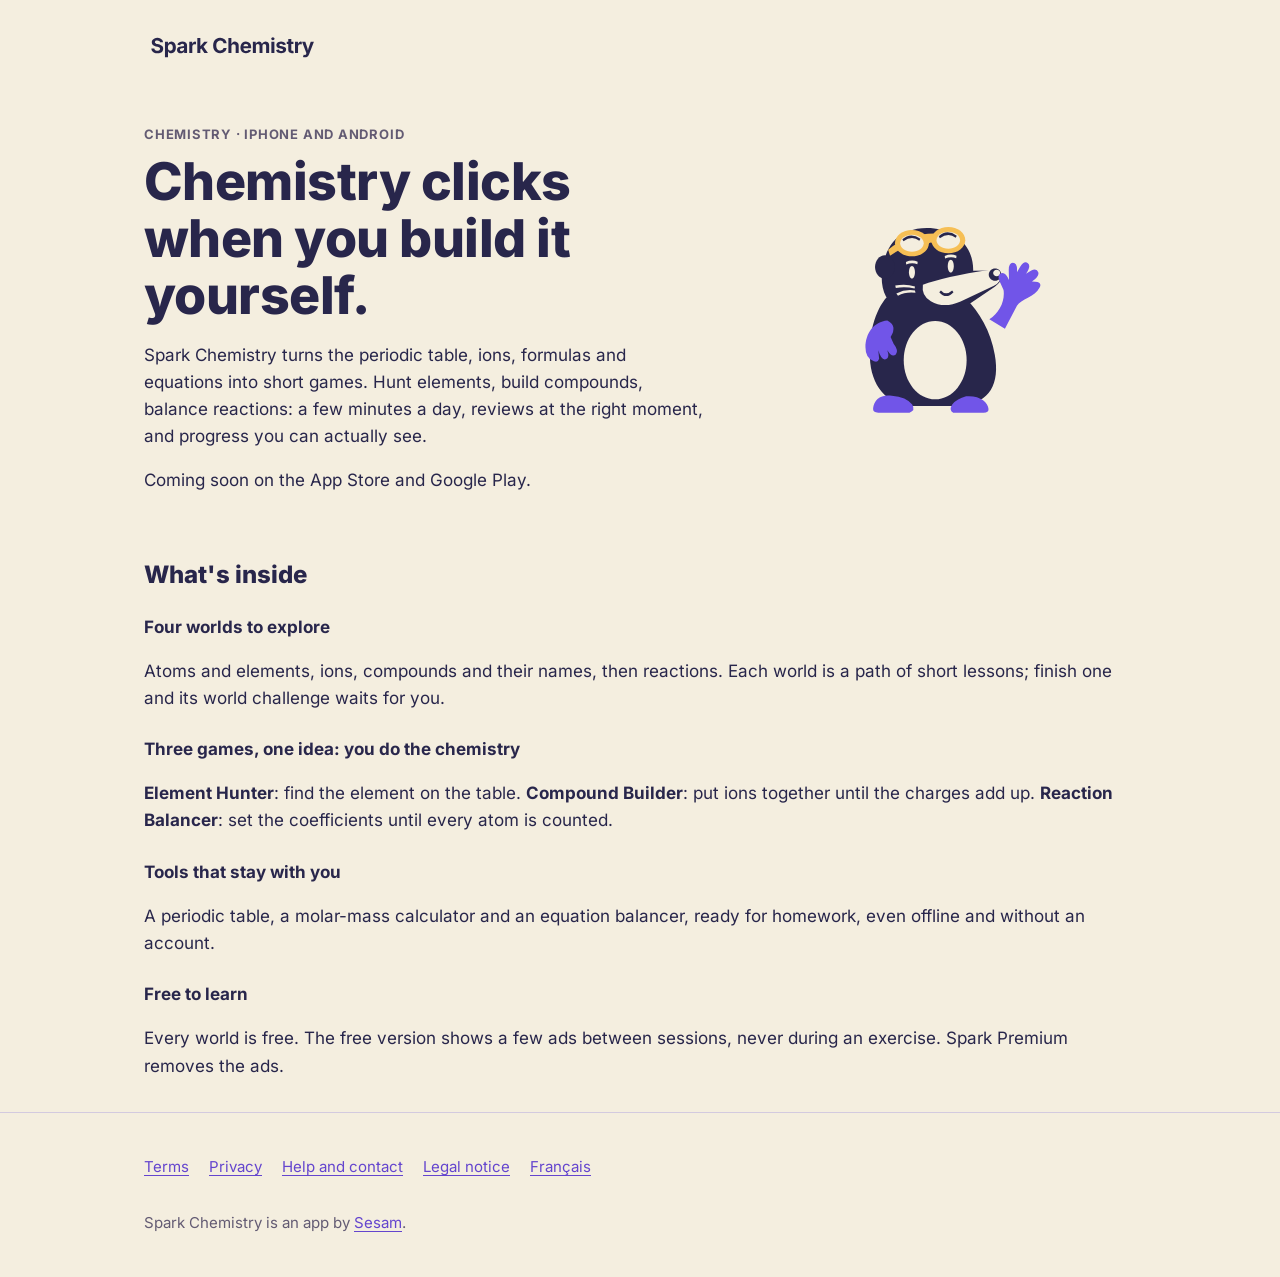
<file: index.html>
<!DOCTYPE html>
<html lang="en">
<head>
  <meta name="sesam-release" content="f03698fe31d5a8854bf81db31052a1485d4e2d13">
  <meta charset="utf-8">
  <meta name="viewport" content="width=device-width, initial-scale=1">
  <title>Spark Chemistry — learn chemistry by playing</title>
  <meta name="description" content="Hunt elements, build compounds, balance equations: Spark Chemistry turns chemistry into short games, with a periodic table in your pocket.">
  <link rel="canonical" href="https://sparkchem.sesamlabs.fr/">
  <link rel="alternate" hreflang="en" href="https://sparkchem.sesamlabs.fr/">
  <link rel="alternate" hreflang="fr" href="https://sparkchem.sesamlabs.fr/fr/">
  <meta name="theme-color" media="(prefers-color-scheme: light)" content="#F5F5F5">
  <meta name="theme-color" media="(prefers-color-scheme: dark)" content="#232323">
  <link rel="icon" href="/assets/favicon-32.png" type="image/png" sizes="32x32">
  <link rel="apple-touch-icon" href="/assets/apple-touch-icon.png">
  <meta property="og:site_name" content="Spark Chemistry">
  <meta property="og:locale" content="en_US">
  <meta property="og:title" content="Spark Chemistry">
  <meta property="og:description" content="Hunt elements, build compounds, balance equations: chemistry in short games.">
  <meta property="og:image" content="https://sparkchem.sesamlabs.fr/assets/og.png">
  <meta property="og:image:width" content="1200">
  <meta property="og:image:height" content="630">
  <meta property="og:image:alt" content="Spark Chemistry.">
  <meta name="twitter:card" content="summary">
  <meta property="og:url" content="https://sparkchem.sesamlabs.fr/">
  <meta property="og:type" content="website">
  <link rel="stylesheet" href="/styles.css">
  <script type="application/ld+json">
  {
    "@context": "https://schema.org",
    "@type": "MobileApplication",
    "name": "Spark Chemistry",
    "url": "https://sparkchem.sesamlabs.fr/",
    "applicationCategory": "EducationalApplication",
    "operatingSystem": "iOS, Android",
    "inLanguage": "en",
    "publisher": { "@type": "Organization", "name": "Sesam", "url": "https://sesamlabs.fr/" }
  }
  </script>
</head>
<body>
  <a class="skip-link" href="#main">Skip to content</a>
  <header class="site-header">
    <div class="wrap">
      <a class="brand" href="/" aria-label="Spark Chemistry, home">
        <picture>
          <source srcset="/assets/wordmark-dark.svg" media="(prefers-color-scheme: dark)">
          <img src="/assets/wordmark.svg" alt="" width="194" height="40">
        </picture>
      </a>
    </div>
  </header>

  <main id="main" class="wrap">
    <section class="hero">
      <div class="hero-grid">
        <div>
          <p class="eyebrow">Chemistry · iPhone and Android</p>
          <h1>Chemistry clicks when you build it yourself.</h1>
          <p>Spark Chemistry turns the periodic table, ions, formulas and equations into short games. Hunt elements, build compounds, balance reactions: a few minutes a day, reviews at the right moment, and progress you can actually see.</p>
          <p>Coming soon on the App Store and Google Play.</p>
        </div>
        <picture class="hero-art">
          <source srcset="/assets/mascot-welcome-dark.svg" media="(prefers-color-scheme: dark)">
          <img src="/assets/mascot-welcome.svg" alt="Mo the mole, the app’s mascot, waves hello." width="280" height="280">
        </picture>
      </div>
    </section>

    <section aria-labelledby="inside">
      <h2 id="inside">What's inside</h2>
      <h3>Four worlds to explore</h3>
      <p>Atoms and elements, ions, compounds and their names, then reactions. Each world is a path of short lessons; finish one and its world challenge waits for you.</p>
      <h3>Three games, one idea: you do the chemistry</h3>
      <p><strong>Element Hunter</strong>: find the element on the table. <strong>Compound Builder</strong>: put ions together until the charges add up. <strong>Reaction Balancer</strong>: set the coefficients until every atom is counted.</p>
      <h3>Tools that stay with you</h3>
      <p>A periodic table, a molar-mass calculator and an equation balancer, ready for homework, even offline and without an account.</p>
      <h3>Free to learn</h3>
      <p>Every world is free. The free version shows a few ads between sessions, never during an exercise. Spark Premium removes the ads.</p>
    </section>
  </main>

  <footer class="site-footer">
    <div class="wrap">
      <nav aria-label="Information">
        <ul>
          <li><a href="/terms/">Terms</a></li>
          <li><a href="/privacy/">Privacy</a></li>
          <li><a href="/support/">Help and contact</a></li>
          <li><a href="/support/#legal-notice">Legal notice</a></li>
          <li><a href="/fr/" hreflang="fr" lang="fr">Français</a></li>
        </ul>
      </nav>
      <p>Spark Chemistry is an app by <a href="https://sesamlabs.fr/">Sesam</a>.</p>
    </div>
  </footer>
</body>
</html>
</file>
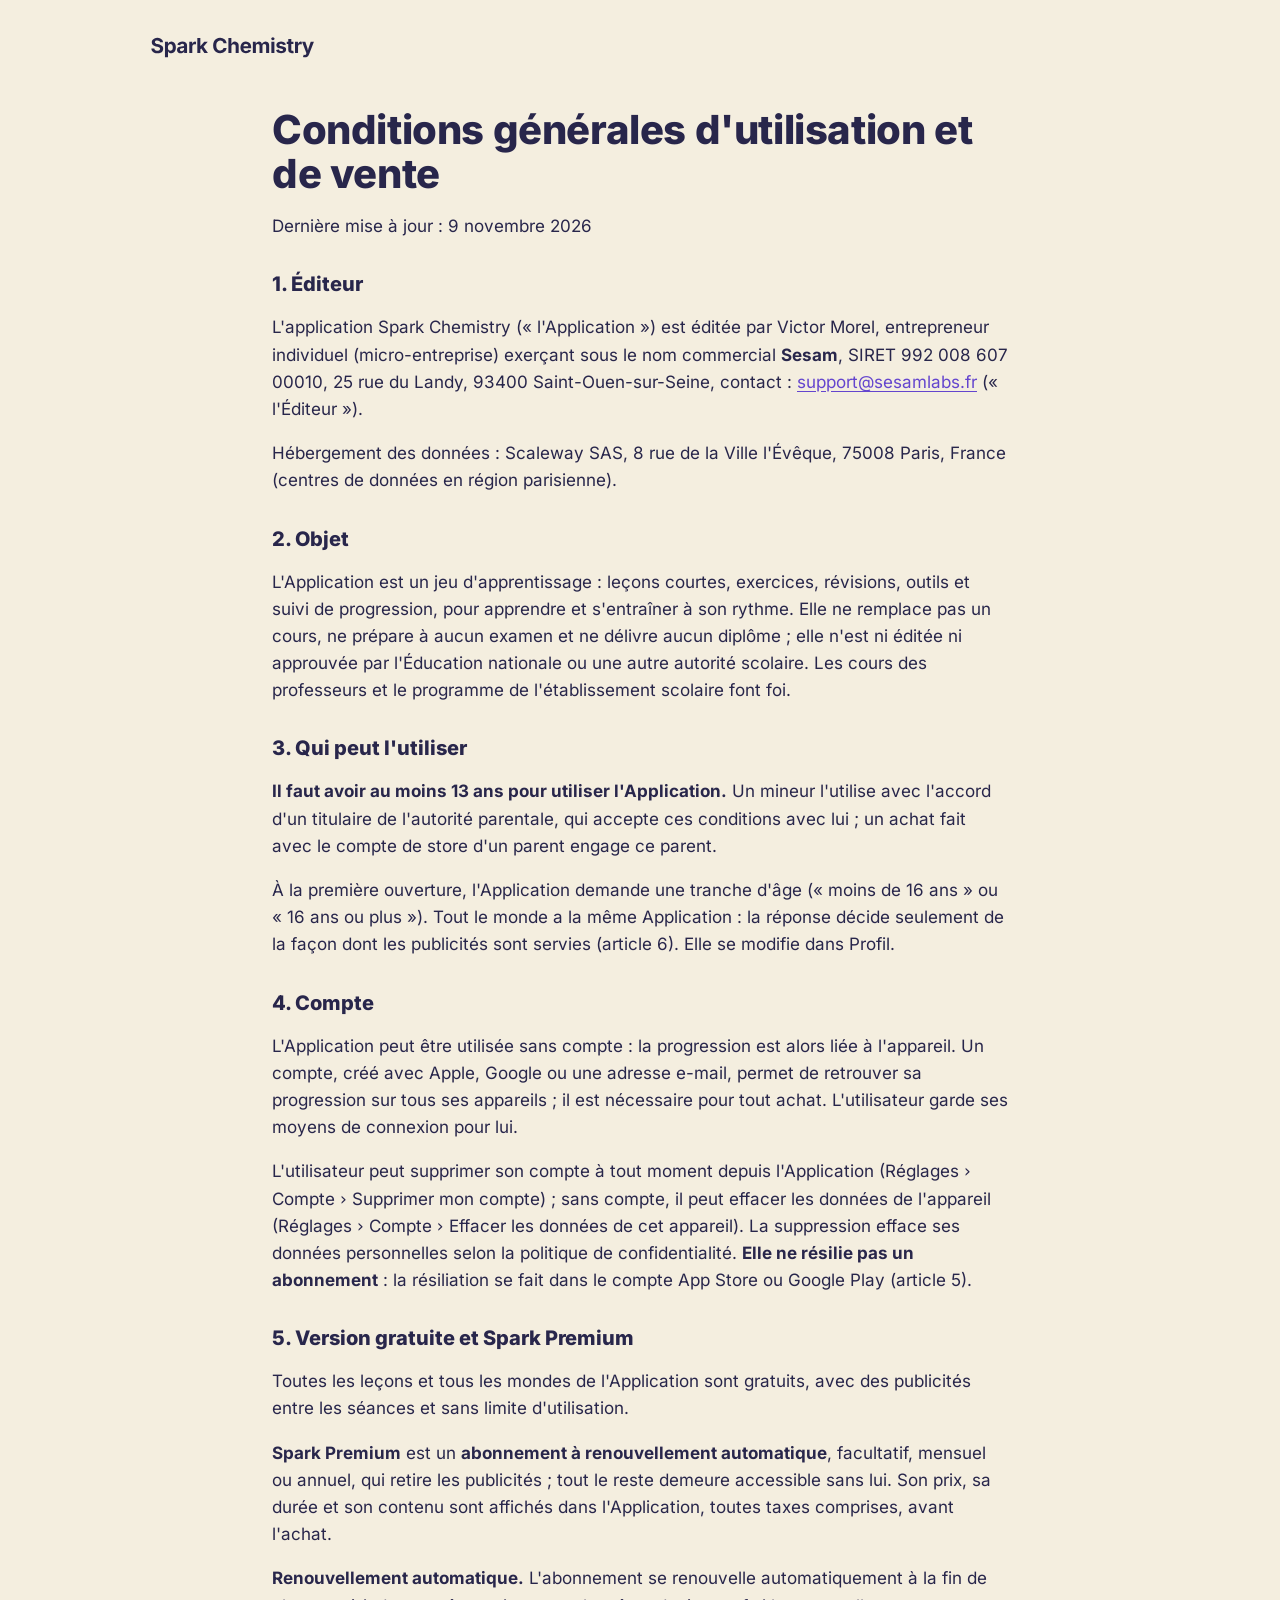
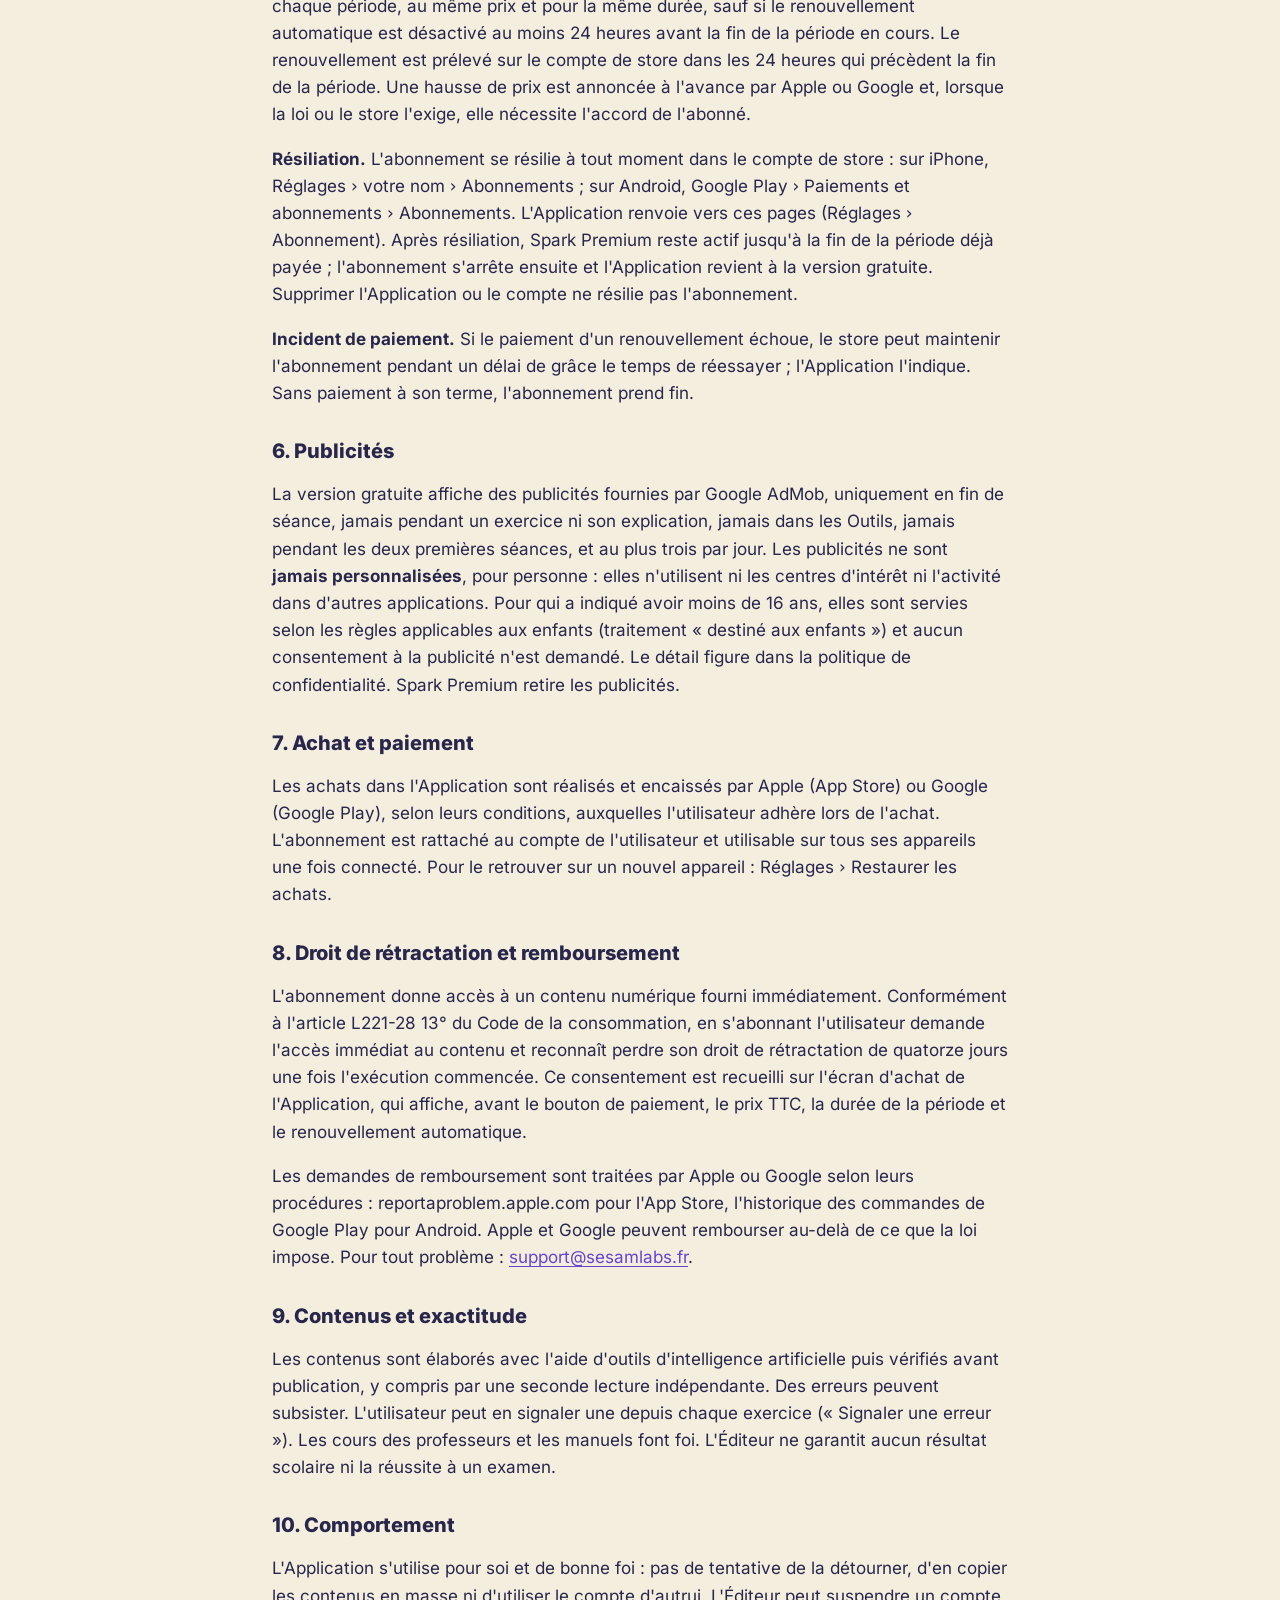
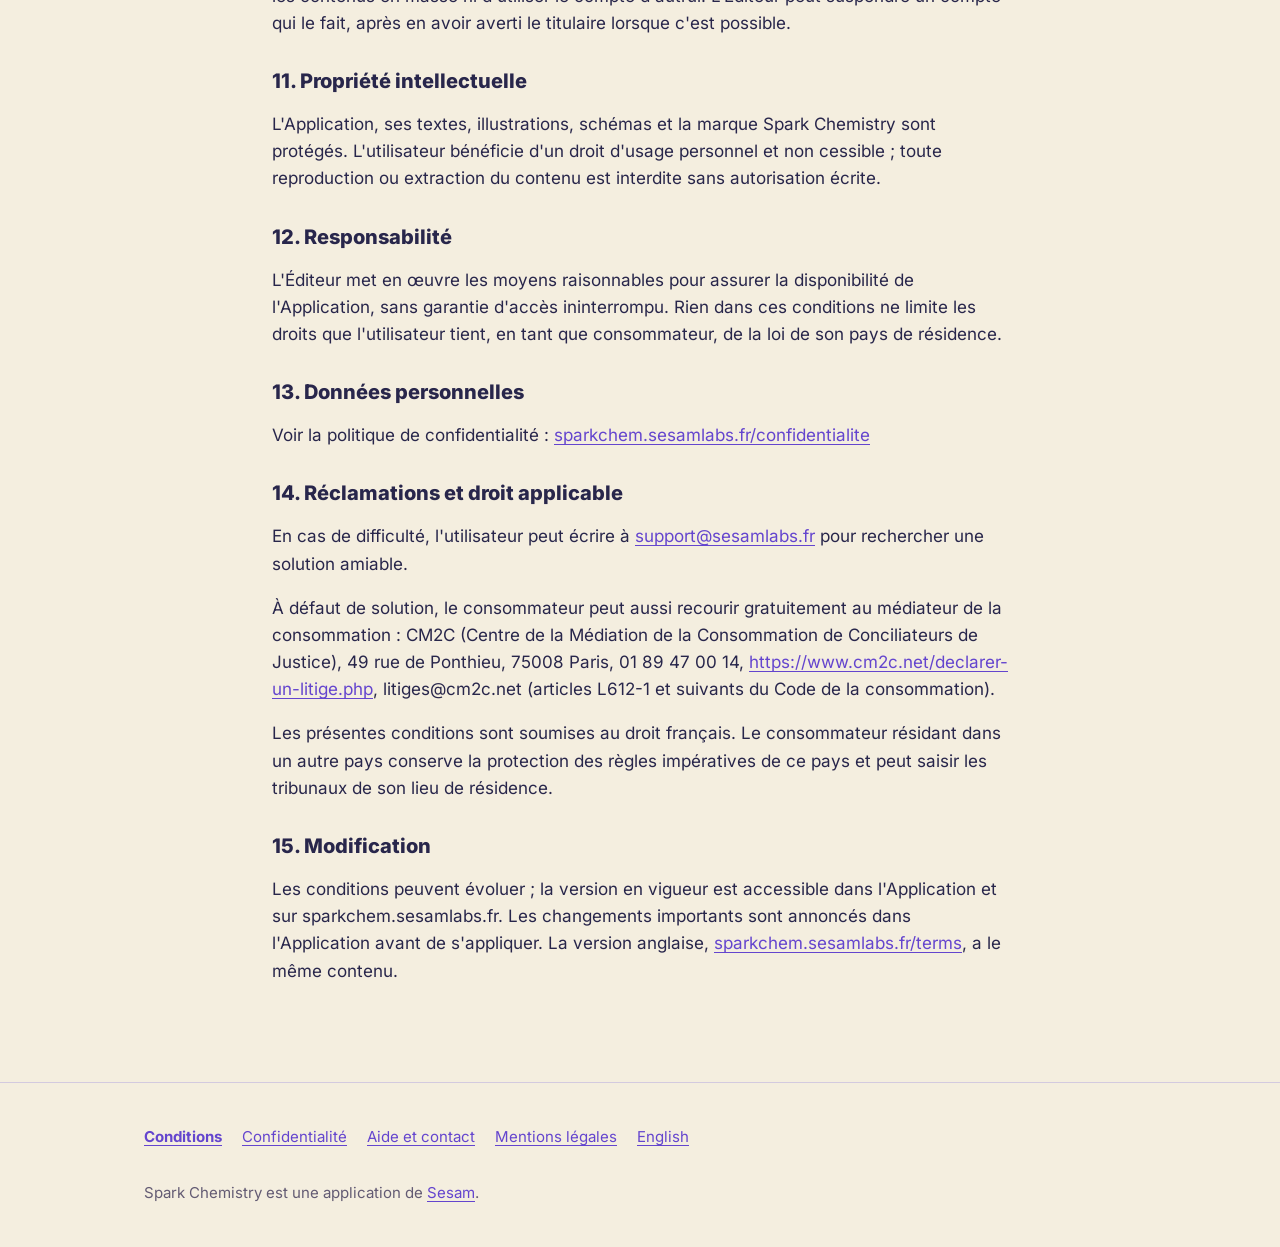
<file: cgu/index.html>
<!DOCTYPE html>
<!-- Generated by scripts/site/build.ts sparkchem from docs/legal/templates/mastery/cgu.fr.md. Edit the template or sites/sparkchem/site.json, not this file. -->
<html lang="fr">
<head>
  <meta charset="utf-8">
  <meta name="viewport" content="width=device-width, initial-scale=1">
  <title>Conditions générales d'utilisation — Spark Chemistry</title>
  <meta name="description" content="Conditions générales d'utilisation et de vente de Spark Chemistry.">
  <link rel="canonical" href="https://sparkchem.sesamlabs.fr/cgu/">
  <link rel="alternate" hreflang="fr" href="https://sparkchem.sesamlabs.fr/cgu/">
  <link rel="alternate" hreflang="en" href="https://sparkchem.sesamlabs.fr/terms/">
  <meta property="og:type" content="website">
  <meta property="og:site_name" content="Spark Chemistry">
  <meta property="og:locale" content="fr_FR">
  <meta property="og:title" content="Conditions générales d'utilisation et de vente — Spark Chemistry">
  <meta property="og:description" content="Conditions générales d'utilisation et de vente de Spark Chemistry.">
  <meta property="og:url" content="https://sparkchem.sesamlabs.fr/cgu/">
  <meta property="og:image" content="https://sparkchem.sesamlabs.fr/assets/og.png">
  <meta property="og:image:width" content="1200">
  <meta property="og:image:height" content="630">
  <meta property="og:image:alt" content="Conditions générales d'utilisation et de vente de Spark Chemistry.">
  <meta name="twitter:card" content="summary_large_image">
  <meta name="theme-color" media="(prefers-color-scheme: light)" content="#F4EEDF">
  <meta name="theme-color" media="(prefers-color-scheme: dark)" content="#191729">
  <link rel="icon" href="/assets/favicon-32.png" type="image/png" sizes="32x32">
  <link rel="apple-touch-icon" href="/assets/apple-touch-icon.png">
  <link rel="stylesheet" href="/styles.css">
</head>
<body>
  <a class="skip-link" href="#main">Aller au contenu</a>
  <header class="site-header">
    <div class="wrap">
      <a class="brand" href="/fr/" aria-label="Spark Chemistry, accueil">
        <picture>
          <source srcset="/assets/wordmark-dark.svg" media="(prefers-color-scheme: dark)">
          <img src="/assets/wordmark.svg" alt="" width="194" height="40">
        </picture>
      </a>
    </div>
  </header>
  <main id="main" class="wrap legal">
    <h1>Conditions générales d'utilisation et de vente</h1>
    <p>Dernière mise à jour : 9 novembre 2026</p>
    <h2>1. Éditeur</h2>
    <p>L'application Spark Chemistry (« l'Application ») est éditée par Victor Morel, entrepreneur individuel (micro-entreprise) exerçant sous le nom commercial <strong>Sesam</strong>, SIRET 992 008 607 00010, 25 rue du Landy, 93400 Saint-Ouen-sur-Seine, contact : <a href="mailto:support@sesamlabs.fr">support@sesamlabs.fr</a> (« l'Éditeur »).</p>
    <p>Hébergement des données : Scaleway SAS, 8 rue de la Ville l'Évêque, 75008 Paris, France (centres de données en région parisienne).</p>
    <h2>2. Objet</h2>
    <p>L'Application est un jeu d'apprentissage : leçons courtes, exercices, révisions, outils et suivi de progression, pour apprendre et s'entraîner à son rythme. Elle ne remplace pas un cours, ne prépare à aucun examen et ne délivre aucun diplôme ; elle n'est ni éditée ni approuvée par l'Éducation nationale ou une autre autorité scolaire. Les cours des professeurs et le programme de l'établissement scolaire font foi.</p>
    <h2>3. Qui peut l'utiliser</h2>
    <p><strong>Il faut avoir au moins 13 ans pour utiliser l'Application.</strong> Un mineur l'utilise avec l'accord d'un titulaire de l'autorité parentale, qui accepte ces conditions avec lui ; un achat fait avec le compte de store d'un parent engage ce parent.</p>
    <p>À la première ouverture, l'Application demande une tranche d'âge (« moins de 16 ans » ou « 16 ans ou plus »). Tout le monde a la même Application : la réponse décide seulement de la façon dont les publicités sont servies (article 6). Elle se modifie dans Profil.</p>
    <h2>4. Compte</h2>
    <p>L'Application peut être utilisée sans compte : la progression est alors liée à l'appareil. Un compte, créé avec Apple, Google ou une adresse e-mail, permet de retrouver sa progression sur tous ses appareils ; il est nécessaire pour tout achat. L'utilisateur garde ses moyens de connexion pour lui.</p>
    <p>L'utilisateur peut supprimer son compte à tout moment depuis l'Application (Réglages › Compte › Supprimer mon compte) ; sans compte, il peut effacer les données de l'appareil (Réglages › Compte › Effacer les données de cet appareil). La suppression efface ses données personnelles selon la politique de confidentialité. <strong>Elle ne résilie pas un abonnement</strong> : la résiliation se fait dans le compte App Store ou Google Play (article 5).</p>
    <h2>5. Version gratuite et Spark Premium</h2>
    <p>Toutes les leçons et tous les mondes de l'Application sont gratuits, avec des publicités entre les séances et sans limite d'utilisation.</p>
    <p><strong>Spark Premium</strong> est un <strong>abonnement à renouvellement automatique</strong>, facultatif, mensuel ou annuel, qui retire les publicités ; tout le reste demeure accessible sans lui. Son prix, sa durée et son contenu sont affichés dans l'Application, toutes taxes comprises, avant l'achat.</p>
    <p><strong>Renouvellement automatique.</strong> L'abonnement se renouvelle automatiquement à la fin de chaque période, au même prix et pour la même durée, sauf si le renouvellement automatique est désactivé au moins 24 heures avant la fin de la période en cours. Le renouvellement est prélevé sur le compte de store dans les 24 heures qui précèdent la fin de la période. Une hausse de prix est annoncée à l'avance par Apple ou Google et, lorsque la loi ou le store l'exige, elle nécessite l'accord de l'abonné.</p>
    <p><strong>Résiliation.</strong> L'abonnement se résilie à tout moment dans le compte de store : sur iPhone, Réglages › votre nom › Abonnements ; sur Android, Google Play › Paiements et abonnements › Abonnements. L'Application renvoie vers ces pages (Réglages › Abonnement). Après résiliation, Spark Premium reste actif jusqu'à la fin de la période déjà payée ; l'abonnement s'arrête ensuite et l'Application revient à la version gratuite. Supprimer l'Application ou le compte ne résilie pas l'abonnement.</p>
    <p><strong>Incident de paiement.</strong> Si le paiement d'un renouvellement échoue, le store peut maintenir l'abonnement pendant un délai de grâce le temps de réessayer ; l'Application l'indique. Sans paiement à son terme, l'abonnement prend fin.</p>
    <h2>6. Publicités</h2>
    <p>La version gratuite affiche des publicités fournies par Google AdMob, uniquement en fin de séance, jamais pendant un exercice ni son explication, jamais dans les Outils, jamais pendant les deux premières séances, et au plus trois par jour. Les publicités ne sont <strong>jamais personnalisées</strong>, pour personne : elles n'utilisent ni les centres d'intérêt ni l'activité dans d'autres applications. Pour qui a indiqué avoir moins de 16 ans, elles sont servies selon les règles applicables aux enfants (traitement « destiné aux enfants ») et aucun consentement à la publicité n'est demandé. Le détail figure dans la politique de confidentialité. Spark Premium retire les publicités.</p>
    <h2>7. Achat et paiement</h2>
    <p>Les achats dans l'Application sont réalisés et encaissés par Apple (App Store) ou Google (Google Play), selon leurs conditions, auxquelles l'utilisateur adhère lors de l'achat. L'abonnement est rattaché au compte de l'utilisateur et utilisable sur tous ses appareils une fois connecté. Pour le retrouver sur un nouvel appareil : Réglages › Restaurer les achats.</p>
    <h2>8. Droit de rétractation et remboursement</h2>
    <p>L'abonnement donne accès à un contenu numérique fourni immédiatement. Conformément à l'article L221-28 13° du Code de la consommation, en s'abonnant l'utilisateur demande l'accès immédiat au contenu et reconnaît perdre son droit de rétractation de quatorze jours une fois l'exécution commencée. Ce consentement est recueilli sur l'écran d'achat de l'Application, qui affiche, avant le bouton de paiement, le prix TTC, la durée de la période et le renouvellement automatique.</p>
    <p>Les demandes de remboursement sont traitées par Apple ou Google selon leurs procédures : reportaproblem.apple.com pour l'App Store, l'historique des commandes de Google Play pour Android. Apple et Google peuvent rembourser au-delà de ce que la loi impose. Pour tout problème : <a href="mailto:support@sesamlabs.fr">support@sesamlabs.fr</a>.</p>
    <h2>9. Contenus et exactitude</h2>
    <p>Les contenus sont élaborés avec l'aide d'outils d'intelligence artificielle puis vérifiés avant publication, y compris par une seconde lecture indépendante. Des erreurs peuvent subsister. L'utilisateur peut en signaler une depuis chaque exercice (« Signaler une erreur »). Les cours des professeurs et les manuels font foi. L'Éditeur ne garantit aucun résultat scolaire ni la réussite à un examen.</p>
    <h2>10. Comportement</h2>
    <p>L'Application s'utilise pour soi et de bonne foi : pas de tentative de la détourner, d'en copier les contenus en masse ni d'utiliser le compte d'autrui. L'Éditeur peut suspendre un compte qui le fait, après en avoir averti le titulaire lorsque c'est possible.</p>
    <h2>11. Propriété intellectuelle</h2>
    <p>L'Application, ses textes, illustrations, schémas et la marque Spark Chemistry sont protégés. L'utilisateur bénéficie d'un droit d'usage personnel et non cessible ; toute reproduction ou extraction du contenu est interdite sans autorisation écrite.</p>
    <h2>12. Responsabilité</h2>
    <p>L'Éditeur met en œuvre les moyens raisonnables pour assurer la disponibilité de l'Application, sans garantie d'accès ininterrompu. Rien dans ces conditions ne limite les droits que l'utilisateur tient, en tant que consommateur, de la loi de son pays de résidence.</p>
    <h2>13. Données personnelles</h2>
    <p>Voir la politique de confidentialité : <a href="/confidentialite/">sparkchem.sesamlabs.fr/confidentialite</a></p>
    <h2>14. Réclamations et droit applicable</h2>
    <p>En cas de difficulté, l'utilisateur peut écrire à <a href="mailto:support@sesamlabs.fr">support@sesamlabs.fr</a> pour rechercher une solution amiable.</p>
    <p>À défaut de solution, le consommateur peut aussi recourir gratuitement au médiateur de la consommation : CM2C (Centre de la Médiation de la Consommation de Conciliateurs de Justice), 49 rue de Ponthieu, 75008 Paris, 01 89 47 00 14, <a href="https://www.cm2c.net/declarer-un-litige.php">https://www.cm2c.net/declarer-un-litige.php</a>, litiges@cm2c.net (articles L612-1 et suivants du Code de la consommation).</p>
    <p>Les présentes conditions sont soumises au droit français. Le consommateur résidant dans un autre pays conserve la protection des règles impératives de ce pays et peut saisir les tribunaux de son lieu de résidence.</p>
    <h2>15. Modification</h2>
    <p>Les conditions peuvent évoluer ; la version en vigueur est accessible dans l'Application et sur sparkchem.sesamlabs.fr. Les changements importants sont annoncés dans l'Application avant de s'appliquer. La version anglaise, <a href="/terms/">sparkchem.sesamlabs.fr/terms</a>, a le même contenu.</p>
  </main>
  <footer class="site-footer">
    <div class="wrap">
      <nav aria-label="Informations">
        <ul>
          <li><a href="/cgu/" aria-current="page">Conditions</a></li>
          <li><a href="/confidentialite/">Confidentialité</a></li>
          <li><a href="/fr/support/">Aide et contact</a></li>
          <li><a href="/fr/support/#mentions-legales">Mentions légales</a></li>
          <li><a href="/terms/" hreflang="en" lang="en">English</a></li>
        </ul>
      </nav>
      <p>Spark Chemistry est une application de <a href="https://sesamlabs.fr/">Sesam</a>.</p>
    </div>
  </footer>
</body>
</html>
</file>
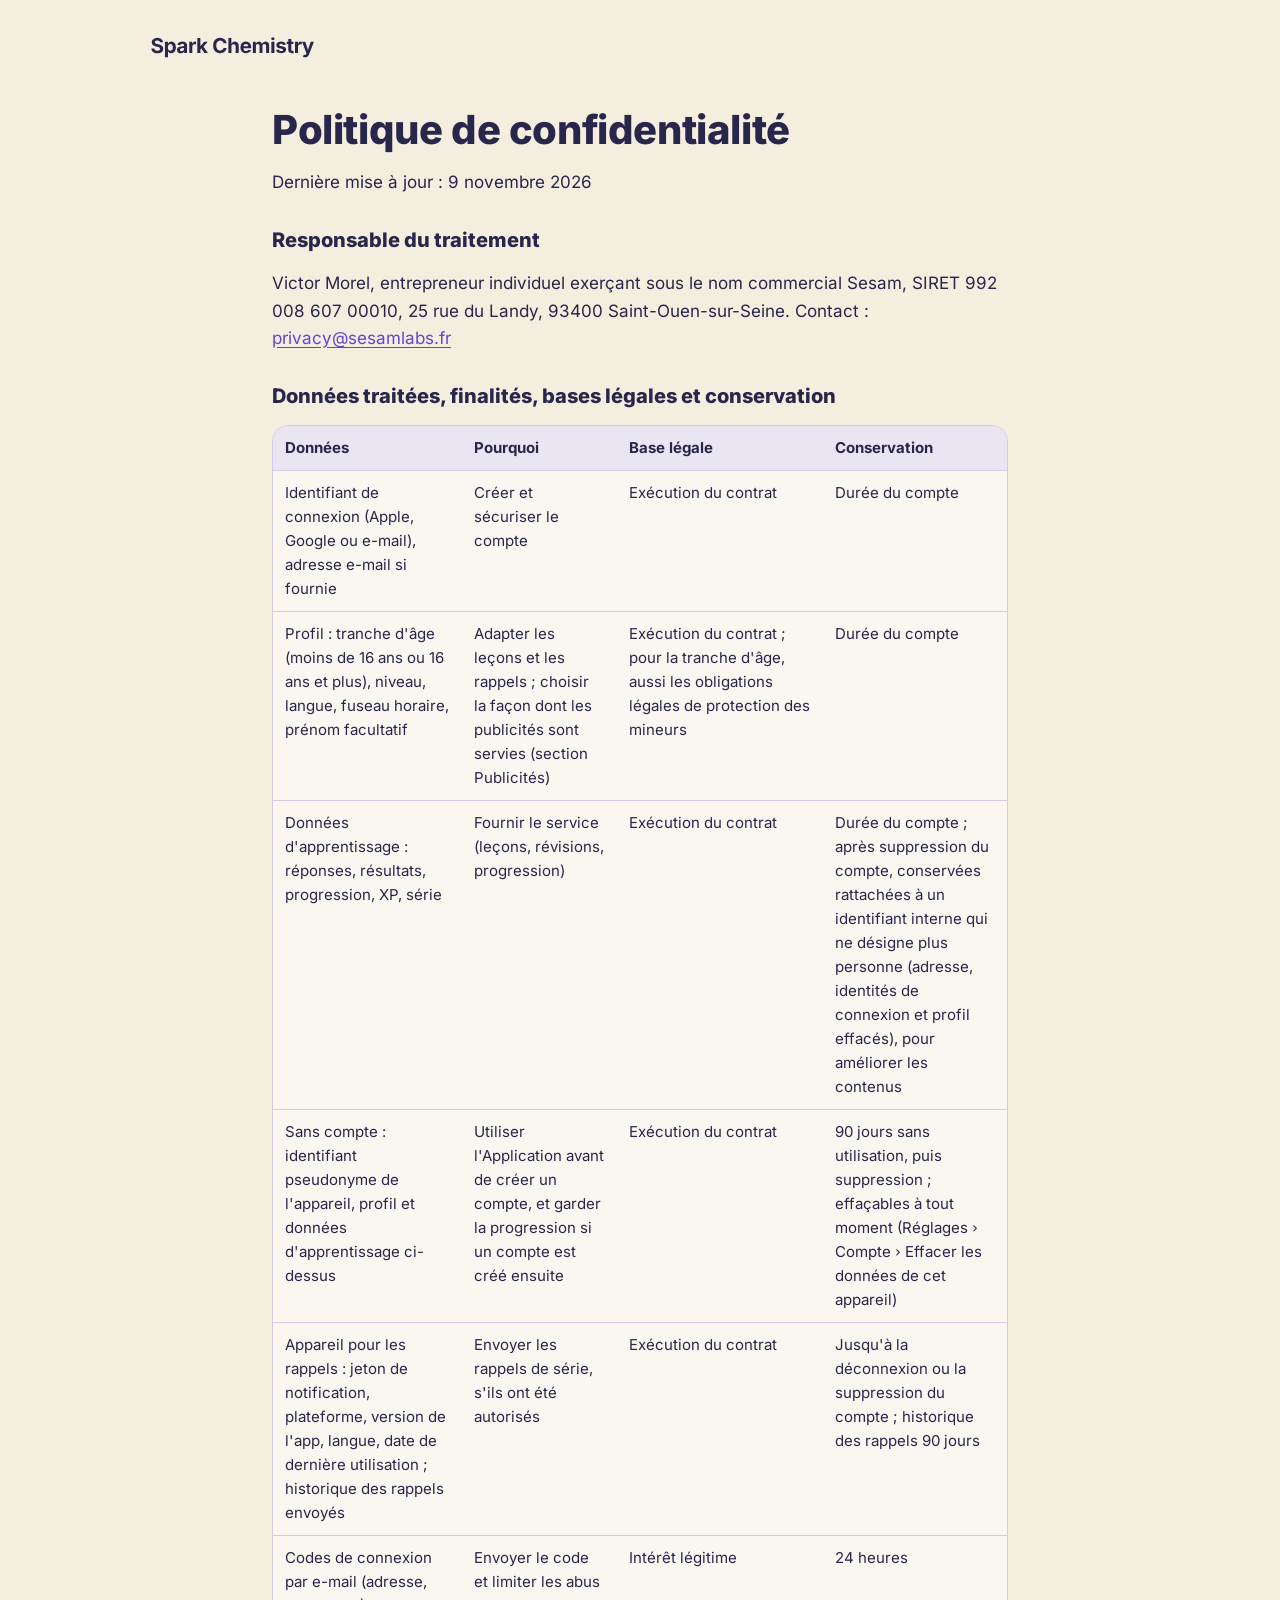
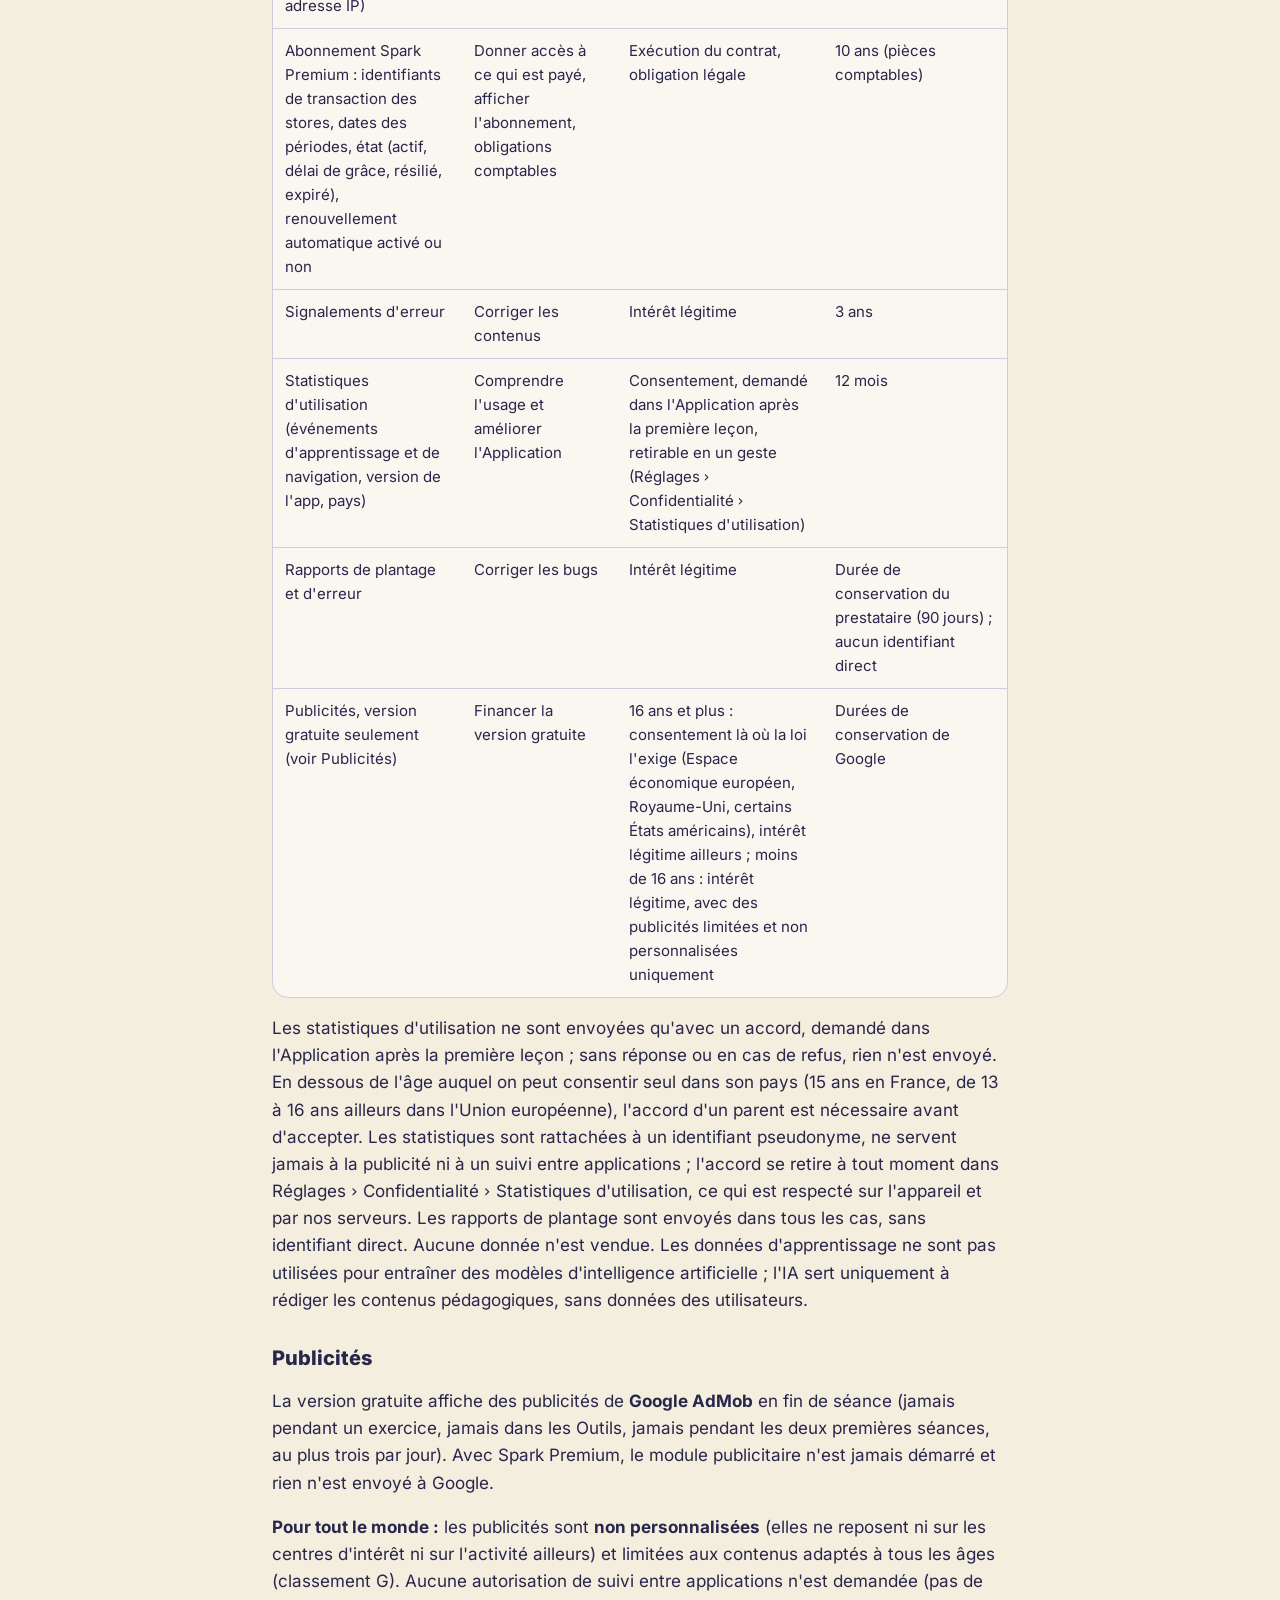
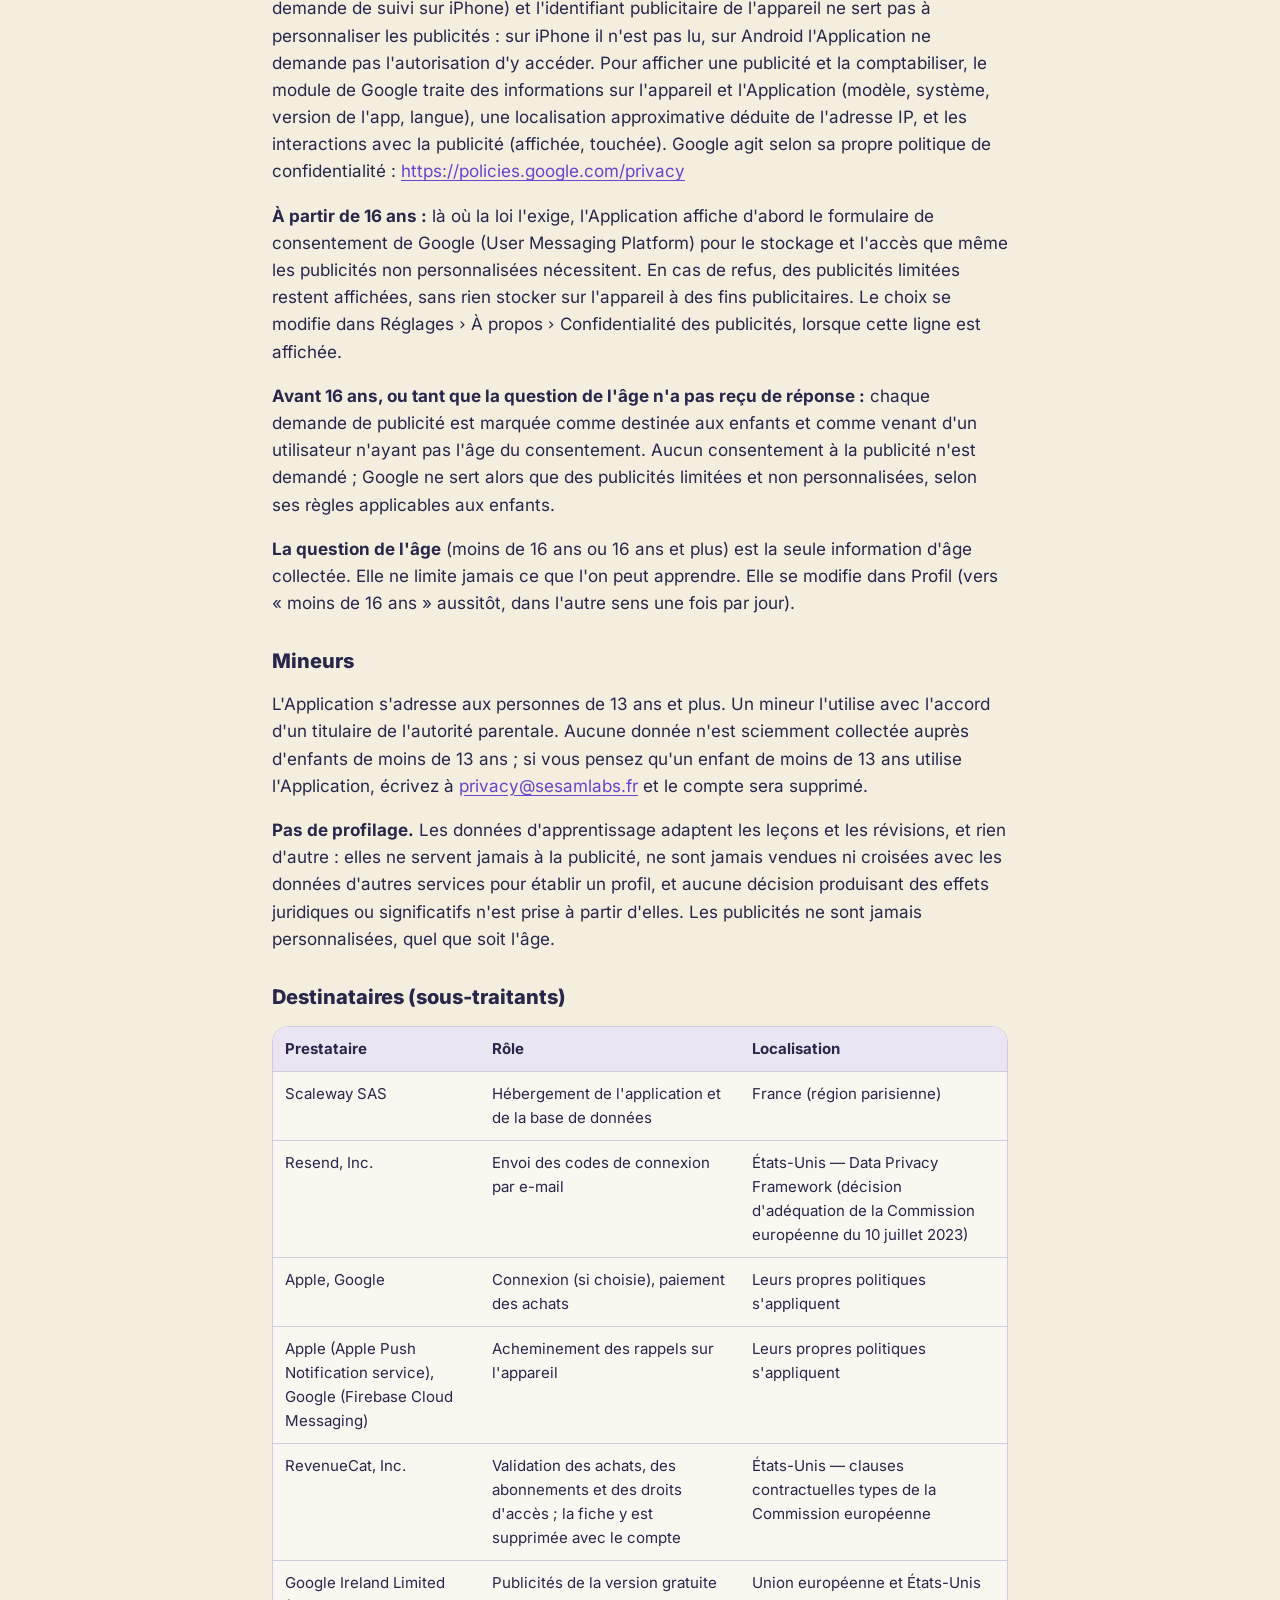
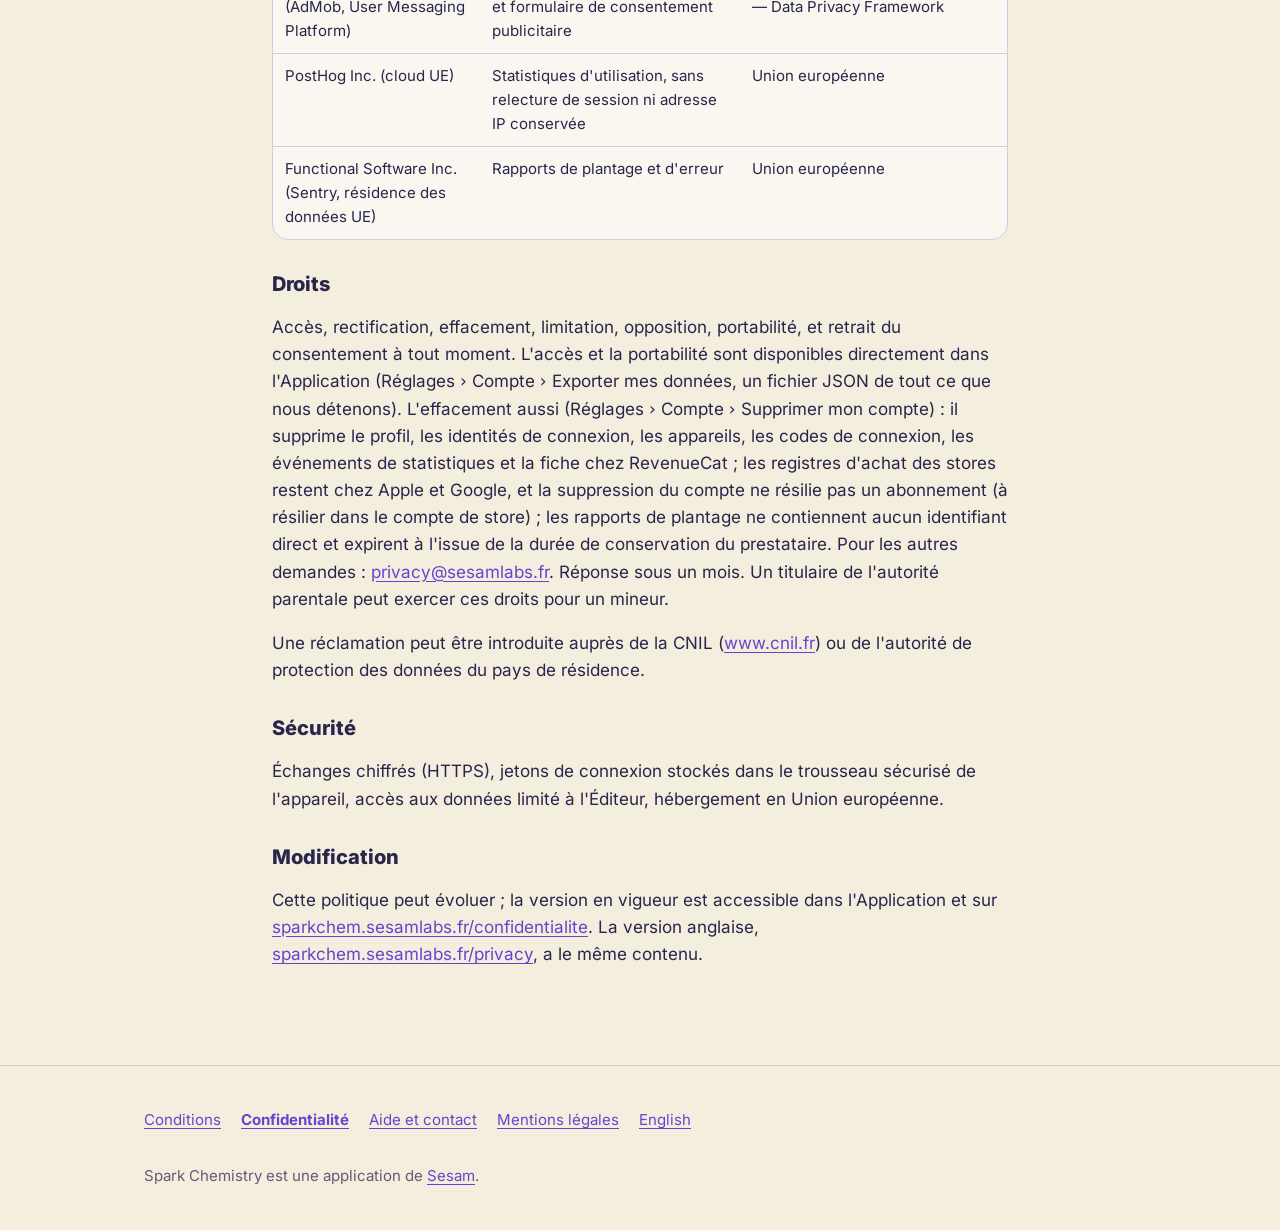
<file: confidentialite/index.html>
<!DOCTYPE html>
<!-- Generated by scripts/site/build.ts sparkchem from docs/legal/templates/mastery/confidentialite.fr.md. Edit the template or sites/sparkchem/site.json, not this file. -->
<html lang="fr">
<head>
  <meta charset="utf-8">
  <meta name="viewport" content="width=device-width, initial-scale=1">
  <title>Politique de confidentialité — Spark Chemistry</title>
  <meta name="description" content="Politique de confidentialité de Spark Chemistry.">
  <link rel="canonical" href="https://sparkchem.sesamlabs.fr/confidentialite/">
  <link rel="alternate" hreflang="fr" href="https://sparkchem.sesamlabs.fr/confidentialite/">
  <link rel="alternate" hreflang="en" href="https://sparkchem.sesamlabs.fr/privacy/">
  <meta property="og:type" content="website">
  <meta property="og:site_name" content="Spark Chemistry">
  <meta property="og:locale" content="fr_FR">
  <meta property="og:title" content="Politique de confidentialité — Spark Chemistry">
  <meta property="og:description" content="Politique de confidentialité de Spark Chemistry.">
  <meta property="og:url" content="https://sparkchem.sesamlabs.fr/confidentialite/">
  <meta property="og:image" content="https://sparkchem.sesamlabs.fr/assets/og.png">
  <meta property="og:image:width" content="1200">
  <meta property="og:image:height" content="630">
  <meta property="og:image:alt" content="Politique de confidentialité de Spark Chemistry.">
  <meta name="twitter:card" content="summary_large_image">
  <meta name="theme-color" media="(prefers-color-scheme: light)" content="#F4EEDF">
  <meta name="theme-color" media="(prefers-color-scheme: dark)" content="#191729">
  <link rel="icon" href="/assets/favicon-32.png" type="image/png" sizes="32x32">
  <link rel="apple-touch-icon" href="/assets/apple-touch-icon.png">
  <link rel="stylesheet" href="/styles.css">
</head>
<body>
  <a class="skip-link" href="#main">Aller au contenu</a>
  <header class="site-header">
    <div class="wrap">
      <a class="brand" href="/fr/" aria-label="Spark Chemistry, accueil">
        <picture>
          <source srcset="/assets/wordmark-dark.svg" media="(prefers-color-scheme: dark)">
          <img src="/assets/wordmark.svg" alt="" width="194" height="40">
        </picture>
      </a>
    </div>
  </header>
  <main id="main" class="wrap legal">
    <h1>Politique de confidentialité</h1>
    <p>Dernière mise à jour : 9 novembre 2026</p>
    <h2>Responsable du traitement</h2>
    <p>Victor Morel, entrepreneur individuel exerçant sous le nom commercial Sesam, SIRET 992 008 607 00010, 25 rue du Landy, 93400 Saint-Ouen-sur-Seine. Contact : <a href="mailto:privacy@sesamlabs.fr">privacy@sesamlabs.fr</a></p>
    <h2>Données traitées, finalités, bases légales et conservation</h2>
    <div class="table-wrap"><table>
    <thead><tr><th scope="col">Données</th><th scope="col">Pourquoi</th><th scope="col">Base légale</th><th scope="col">Conservation</th></tr></thead>
    <tbody><tr><td>Identifiant de connexion (Apple, Google ou e-mail), adresse e-mail si fournie</td><td>Créer et sécuriser le compte</td><td>Exécution du contrat</td><td>Durée du compte</td></tr><tr><td>Profil : tranche d'âge (moins de 16 ans ou 16 ans et plus), niveau, langue, fuseau horaire, prénom facultatif</td><td>Adapter les leçons et les rappels ; choisir la façon dont les publicités sont servies (section Publicités)</td><td>Exécution du contrat ; pour la tranche d'âge, aussi les obligations légales de protection des mineurs</td><td>Durée du compte</td></tr><tr><td>Données d'apprentissage : réponses, résultats, progression, XP, série</td><td>Fournir le service (leçons, révisions, progression)</td><td>Exécution du contrat</td><td>Durée du compte ; après suppression du compte, conservées rattachées à un identifiant interne qui ne désigne plus personne (adresse, identités de connexion et profil effacés), pour améliorer les contenus</td></tr><tr><td>Sans compte : identifiant pseudonyme de l'appareil, profil et données d'apprentissage ci-dessus</td><td>Utiliser l'Application avant de créer un compte, et garder la progression si un compte est créé ensuite</td><td>Exécution du contrat</td><td>90 jours sans utilisation, puis suppression ; effaçables à tout moment (Réglages › Compte › Effacer les données de cet appareil)</td></tr><tr><td>Appareil pour les rappels : jeton de notification, plateforme, version de l'app, langue, date de dernière utilisation ; historique des rappels envoyés</td><td>Envoyer les rappels de série, s'ils ont été autorisés</td><td>Exécution du contrat</td><td>Jusqu'à la déconnexion ou la suppression du compte ; historique des rappels 90 jours</td></tr><tr><td>Codes de connexion par e-mail (adresse, adresse IP)</td><td>Envoyer le code et limiter les abus</td><td>Intérêt légitime</td><td>24 heures</td></tr><tr><td>Abonnement Spark Premium : identifiants de transaction des stores, dates des périodes, état (actif, délai de grâce, résilié, expiré), renouvellement automatique activé ou non</td><td>Donner accès à ce qui est payé, afficher l'abonnement, obligations comptables</td><td>Exécution du contrat, obligation légale</td><td>10 ans (pièces comptables)</td></tr><tr><td>Signalements d'erreur</td><td>Corriger les contenus</td><td>Intérêt légitime</td><td>3 ans</td></tr><tr><td>Statistiques d'utilisation (événements d'apprentissage et de navigation, version de l'app, pays)</td><td>Comprendre l'usage et améliorer l'Application</td><td>Consentement, demandé dans l'Application après la première leçon, retirable en un geste (Réglages › Confidentialité › Statistiques d'utilisation)</td><td>12 mois</td></tr><tr><td>Rapports de plantage et d'erreur</td><td>Corriger les bugs</td><td>Intérêt légitime</td><td>Durée de conservation du prestataire (90 jours) ; aucun identifiant direct</td></tr><tr><td>Publicités, version gratuite seulement (voir Publicités)</td><td>Financer la version gratuite</td><td>16 ans et plus : consentement là où la loi l'exige (Espace économique européen, Royaume-Uni, certains États américains), intérêt légitime ailleurs ; moins de 16 ans : intérêt légitime, avec des publicités limitées et non personnalisées uniquement</td><td>Durées de conservation de Google</td></tr></tbody>
    </table></div>
    <p>Les statistiques d'utilisation ne sont envoyées qu'avec un accord, demandé dans l'Application après la première leçon ; sans réponse ou en cas de refus, rien n'est envoyé. En dessous de l'âge auquel on peut consentir seul dans son pays (15 ans en France, de 13 à 16 ans ailleurs dans l'Union européenne), l'accord d'un parent est nécessaire avant d'accepter. Les statistiques sont rattachées à un identifiant pseudonyme, ne servent jamais à la publicité ni à un suivi entre applications ; l'accord se retire à tout moment dans Réglages › Confidentialité › Statistiques d'utilisation, ce qui est respecté sur l'appareil et par nos serveurs. Les rapports de plantage sont envoyés dans tous les cas, sans identifiant direct. Aucune donnée n'est vendue. Les données d'apprentissage ne sont pas utilisées pour entraîner des modèles d'intelligence artificielle ; l'IA sert uniquement à rédiger les contenus pédagogiques, sans données des utilisateurs.</p>
    <h2>Publicités</h2>
    <p>La version gratuite affiche des publicités de <strong>Google AdMob</strong> en fin de séance (jamais pendant un exercice, jamais dans les Outils, jamais pendant les deux premières séances, au plus trois par jour). Avec Spark Premium, le module publicitaire n'est jamais démarré et rien n'est envoyé à Google.</p>
    <p><strong>Pour tout le monde :</strong> les publicités sont <strong>non personnalisées</strong> (elles ne reposent ni sur les centres d'intérêt ni sur l'activité ailleurs) et limitées aux contenus adaptés à tous les âges (classement G). Aucune autorisation de suivi entre applications n'est demandée (pas de demande de suivi sur iPhone) et l'identifiant publicitaire de l'appareil ne sert pas à personnaliser les publicités : sur iPhone il n'est pas lu, sur Android l'Application ne demande pas l'autorisation d'y accéder. Pour afficher une publicité et la comptabiliser, le module de Google traite des informations sur l'appareil et l'Application (modèle, système, version de l'app, langue), une localisation approximative déduite de l'adresse IP, et les interactions avec la publicité (affichée, touchée). Google agit selon sa propre politique de confidentialité : <a href="https://policies.google.com/privacy">https://policies.google.com/privacy</a></p>
    <p><strong>À partir de 16 ans :</strong> là où la loi l'exige, l'Application affiche d'abord le formulaire de consentement de Google (User Messaging Platform) pour le stockage et l'accès que même les publicités non personnalisées nécessitent. En cas de refus, des publicités limitées restent affichées, sans rien stocker sur l'appareil à des fins publicitaires. Le choix se modifie dans Réglages › À propos › Confidentialité des publicités, lorsque cette ligne est affichée.</p>
    <p><strong>Avant 16 ans, ou tant que la question de l'âge n'a pas reçu de réponse :</strong> chaque demande de publicité est marquée comme destinée aux enfants et comme venant d'un utilisateur n'ayant pas l'âge du consentement. Aucun consentement à la publicité n'est demandé ; Google ne sert alors que des publicités limitées et non personnalisées, selon ses règles applicables aux enfants.</p>
    <p><strong>La question de l'âge</strong> (moins de 16 ans ou 16 ans et plus) est la seule information d'âge collectée. Elle ne limite jamais ce que l'on peut apprendre. Elle se modifie dans Profil (vers « moins de 16 ans » aussitôt, dans l'autre sens une fois par jour).</p>
    <h2>Mineurs</h2>
    <p>L'Application s'adresse aux personnes de 13 ans et plus. Un mineur l'utilise avec l'accord d'un titulaire de l'autorité parentale. Aucune donnée n'est sciemment collectée auprès d'enfants de moins de 13 ans ; si vous pensez qu'un enfant de moins de 13 ans utilise l'Application, écrivez à <a href="mailto:privacy@sesamlabs.fr">privacy@sesamlabs.fr</a> et le compte sera supprimé.</p>
    <p><strong>Pas de profilage.</strong> Les données d'apprentissage adaptent les leçons et les révisions, et rien d'autre : elles ne servent jamais à la publicité, ne sont jamais vendues ni croisées avec les données d'autres services pour établir un profil, et aucune décision produisant des effets juridiques ou significatifs n'est prise à partir d'elles. Les publicités ne sont jamais personnalisées, quel que soit l'âge.</p>
    <h2>Destinataires (sous-traitants)</h2>
    <div class="table-wrap"><table>
    <thead><tr><th scope="col">Prestataire</th><th scope="col">Rôle</th><th scope="col">Localisation</th></tr></thead>
    <tbody><tr><td>Scaleway SAS</td><td>Hébergement de l'application et de la base de données</td><td>France (région parisienne)</td></tr><tr><td>Resend, Inc.</td><td>Envoi des codes de connexion par e-mail</td><td>États-Unis — Data Privacy Framework (décision d'adéquation de la Commission européenne du 10 juillet 2023)</td></tr><tr><td>Apple, Google</td><td>Connexion (si choisie), paiement des achats</td><td>Leurs propres politiques s'appliquent</td></tr><tr><td>Apple (Apple Push Notification service), Google (Firebase Cloud Messaging)</td><td>Acheminement des rappels sur l'appareil</td><td>Leurs propres politiques s'appliquent</td></tr><tr><td>RevenueCat, Inc.</td><td>Validation des achats, des abonnements et des droits d'accès ; la fiche y est supprimée avec le compte</td><td>États-Unis — clauses contractuelles types de la Commission européenne</td></tr><tr><td>Google Ireland Limited (AdMob, User Messaging Platform)</td><td>Publicités de la version gratuite et formulaire de consentement publicitaire</td><td>Union européenne et États-Unis — Data Privacy Framework</td></tr><tr><td>PostHog Inc. (cloud UE)</td><td>Statistiques d'utilisation, sans relecture de session ni adresse IP conservée</td><td>Union européenne</td></tr><tr><td>Functional Software Inc. (Sentry, résidence des données UE)</td><td>Rapports de plantage et d'erreur</td><td>Union européenne</td></tr></tbody>
    </table></div>
    <h2>Droits</h2>
    <p>Accès, rectification, effacement, limitation, opposition, portabilité, et retrait du consentement à tout moment. L'accès et la portabilité sont disponibles directement dans l'Application (Réglages › Compte › Exporter mes données, un fichier JSON de tout ce que nous détenons). L'effacement aussi (Réglages › Compte › Supprimer mon compte) : il supprime le profil, les identités de connexion, les appareils, les codes de connexion, les événements de statistiques et la fiche chez RevenueCat ; les registres d'achat des stores restent chez Apple et Google, et la suppression du compte ne résilie pas un abonnement (à résilier dans le compte de store) ; les rapports de plantage ne contiennent aucun identifiant direct et expirent à l'issue de la durée de conservation du prestataire. Pour les autres demandes : <a href="mailto:privacy@sesamlabs.fr">privacy@sesamlabs.fr</a>. Réponse sous un mois. Un titulaire de l'autorité parentale peut exercer ces droits pour un mineur.</p>
    <p>Une réclamation peut être introduite auprès de la CNIL (<a href="https://www.cnil.fr">www.cnil.fr</a>) ou de l'autorité de protection des données du pays de résidence.</p>
    <h2>Sécurité</h2>
    <p>Échanges chiffrés (HTTPS), jetons de connexion stockés dans le trousseau sécurisé de l'appareil, accès aux données limité à l'Éditeur, hébergement en Union européenne.</p>
    <h2>Modification</h2>
    <p>Cette politique peut évoluer ; la version en vigueur est accessible dans l'Application et sur <a href="/confidentialite/">sparkchem.sesamlabs.fr/confidentialite</a>. La version anglaise, <a href="/privacy/">sparkchem.sesamlabs.fr/privacy</a>, a le même contenu.</p>
  </main>
  <footer class="site-footer">
    <div class="wrap">
      <nav aria-label="Informations">
        <ul>
          <li><a href="/cgu/">Conditions</a></li>
          <li><a href="/confidentialite/" aria-current="page">Confidentialité</a></li>
          <li><a href="/fr/support/">Aide et contact</a></li>
          <li><a href="/fr/support/#mentions-legales">Mentions légales</a></li>
          <li><a href="/privacy/" hreflang="en" lang="en">English</a></li>
        </ul>
      </nav>
      <p>Spark Chemistry est une application de <a href="https://sesamlabs.fr/">Sesam</a>.</p>
    </div>
  </footer>
</body>
</html>
</file>
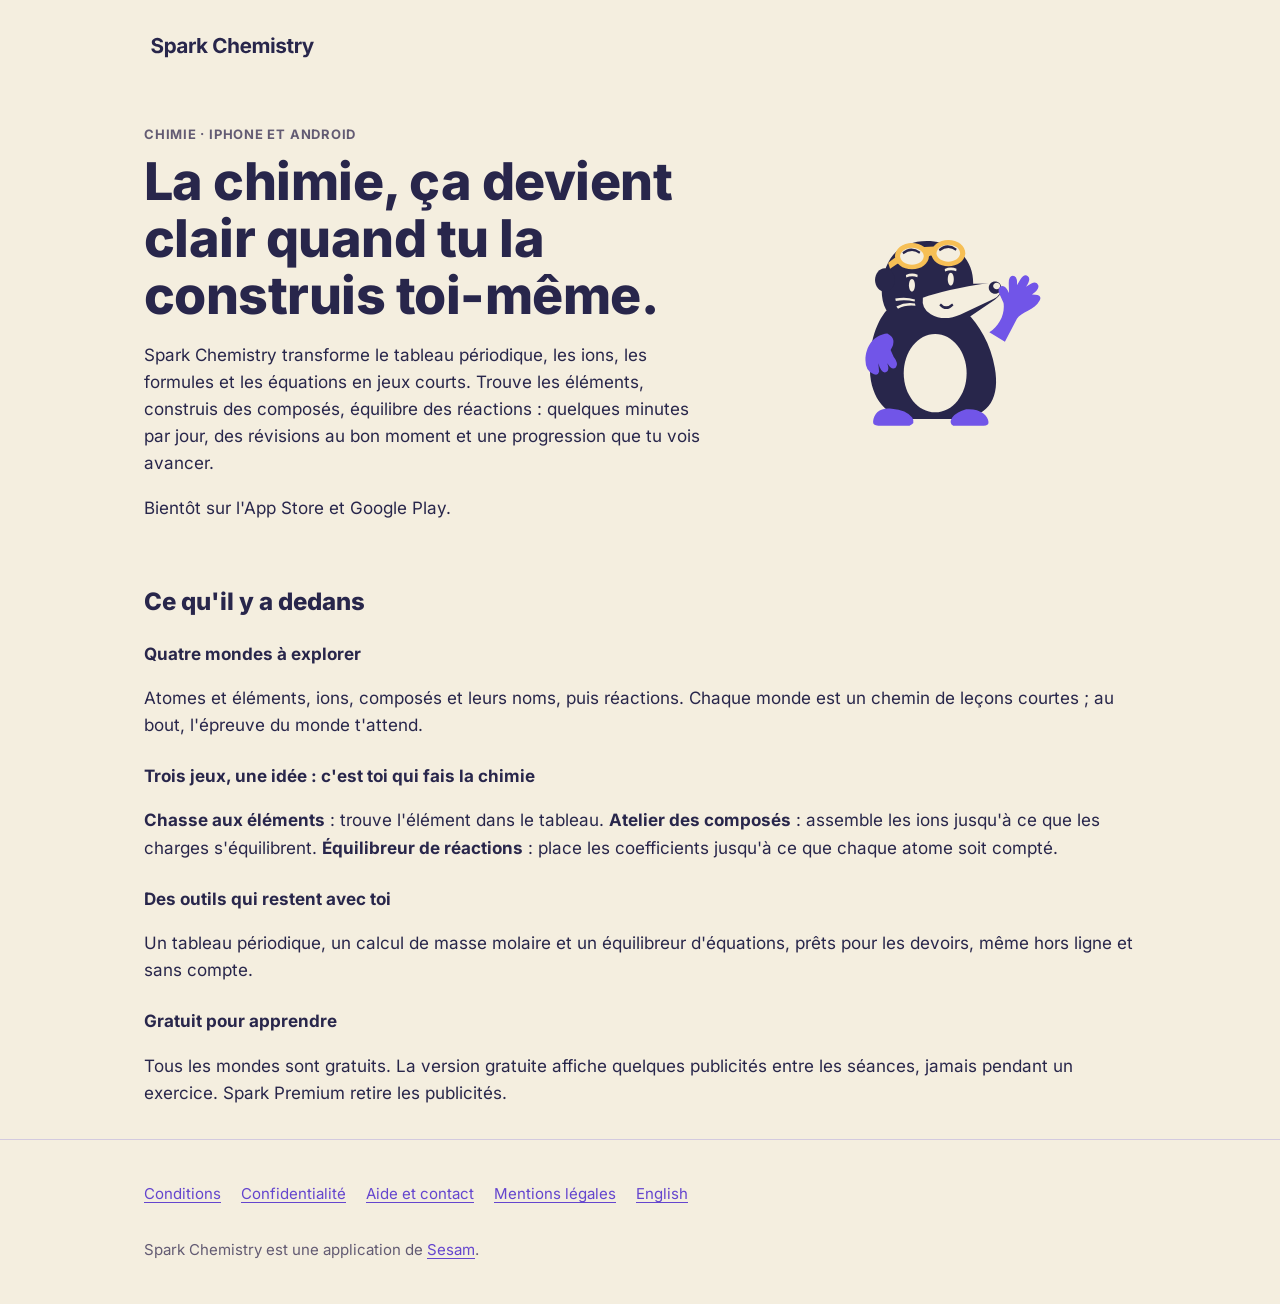
<file: fr/index.html>
<!DOCTYPE html>
<html lang="fr">
<head>
  <meta charset="utf-8">
  <meta name="viewport" content="width=device-width, initial-scale=1">
  <title>Spark Chemistry — la chimie en jouant</title>
  <meta name="description" content="Trouve les éléments, construis des composés, équilibre les équations : Spark Chemistry fait de la chimie des jeux courts, tableau périodique en poche.">
  <link rel="canonical" href="https://sparkchem.sesamlabs.fr/fr/">
  <link rel="alternate" hreflang="en" href="https://sparkchem.sesamlabs.fr/">
  <link rel="alternate" hreflang="fr" href="https://sparkchem.sesamlabs.fr/fr/">
  <meta name="theme-color" media="(prefers-color-scheme: light)" content="#F5F5F5">
  <meta name="theme-color" media="(prefers-color-scheme: dark)" content="#232323">
  <link rel="icon" href="/assets/favicon-32.png" type="image/png" sizes="32x32">
  <link rel="apple-touch-icon" href="/assets/apple-touch-icon.png">
  <meta property="og:type" content="website">
  <meta property="og:site_name" content="Spark Chemistry">
  <meta property="og:locale" content="fr_FR">
  <meta property="og:title" content="Spark Chemistry — la chimie en jouant">
  <meta property="og:description" content="Trouve les éléments, construis des composés, équilibre les équations : la chimie en jeux courts.">
  <meta property="og:url" content="https://sparkchem.sesamlabs.fr/fr/">
  <meta property="og:image" content="https://sparkchem.sesamlabs.fr/assets/og.png">
  <meta property="og:image:width" content="1200">
  <meta property="og:image:height" content="630">
  <meta property="og:image:alt" content="Spark Chemistry.">
  <meta name="twitter:card" content="summary_large_image">
  <link rel="stylesheet" href="/styles.css">
</head>
<body>
  <a class="skip-link" href="#main">Aller au contenu</a>
  <header class="site-header">
    <div class="wrap">
      <a class="brand" href="/fr/" aria-label="Spark Chemistry, accueil">
        <picture>
          <source srcset="/assets/wordmark-dark.svg" media="(prefers-color-scheme: dark)">
          <img src="/assets/wordmark.svg" alt="" width="194" height="40">
        </picture>
      </a>
    </div>
  </header>

  <main id="main" class="wrap">
    <section class="hero">
      <div class="hero-grid">
        <div>
          <p class="eyebrow">Chimie · iPhone et Android</p>
          <h1>La chimie, ça devient clair quand tu la construis toi-même.</h1>
          <p>Spark Chemistry transforme le tableau périodique, les ions, les formules et les équations en jeux courts. Trouve les éléments, construis des composés, équilibre des réactions&nbsp;: quelques minutes par jour, des révisions au bon moment et une progression que tu vois avancer.</p>
          <p>Bientôt sur l'App Store et Google Play.</p>
        </div>
        <picture class="hero-art">
          <source srcset="/assets/mascot-welcome-dark.svg" media="(prefers-color-scheme: dark)">
          <img src="/assets/mascot-welcome.svg" alt="Mo, la taupe de l’application, te salue." width="280" height="280">
        </picture>
      </div>
    </section>

    <section aria-labelledby="dedans">
      <h2 id="dedans">Ce qu'il y a dedans</h2>
      <h3>Quatre mondes à explorer</h3>
      <p>Atomes et éléments, ions, composés et leurs noms, puis réactions. Chaque monde est un chemin de leçons courtes&nbsp;; au bout, l'épreuve du monde t'attend.</p>
      <h3>Trois jeux, une idée&nbsp;: c'est toi qui fais la chimie</h3>
      <p><strong>Chasse aux éléments</strong>&nbsp;: trouve l'élément dans le tableau. <strong>Atelier des composés</strong>&nbsp;: assemble les ions jusqu'à ce que les charges s'équilibrent. <strong>Équilibreur de réactions</strong>&nbsp;: place les coefficients jusqu'à ce que chaque atome soit compté.</p>
      <h3>Des outils qui restent avec toi</h3>
      <p>Un tableau périodique, un calcul de masse molaire et un équilibreur d'équations, prêts pour les devoirs, même hors ligne et sans compte.</p>
      <h3>Gratuit pour apprendre</h3>
      <p>Tous les mondes sont gratuits. La version gratuite affiche quelques publicités entre les séances, jamais pendant un exercice. Spark Premium retire les publicités.</p>
    </section>
  </main>

  <footer class="site-footer">
    <div class="wrap">
      <nav aria-label="Informations">
        <ul>
          <li><a href="/cgu/">Conditions</a></li>
          <li><a href="/confidentialite/">Confidentialité</a></li>
          <li><a href="/fr/support/">Aide et contact</a></li>
          <li><a href="/fr/support/#mentions-legales">Mentions légales</a></li>
          <li><a href="/" hreflang="en" lang="en">English</a></li>
        </ul>
      </nav>
      <p>Spark Chemistry est une application de <a href="https://sesamlabs.fr/">Sesam</a>.</p>
    </div>
  </footer>
</body>
</html>
</file>
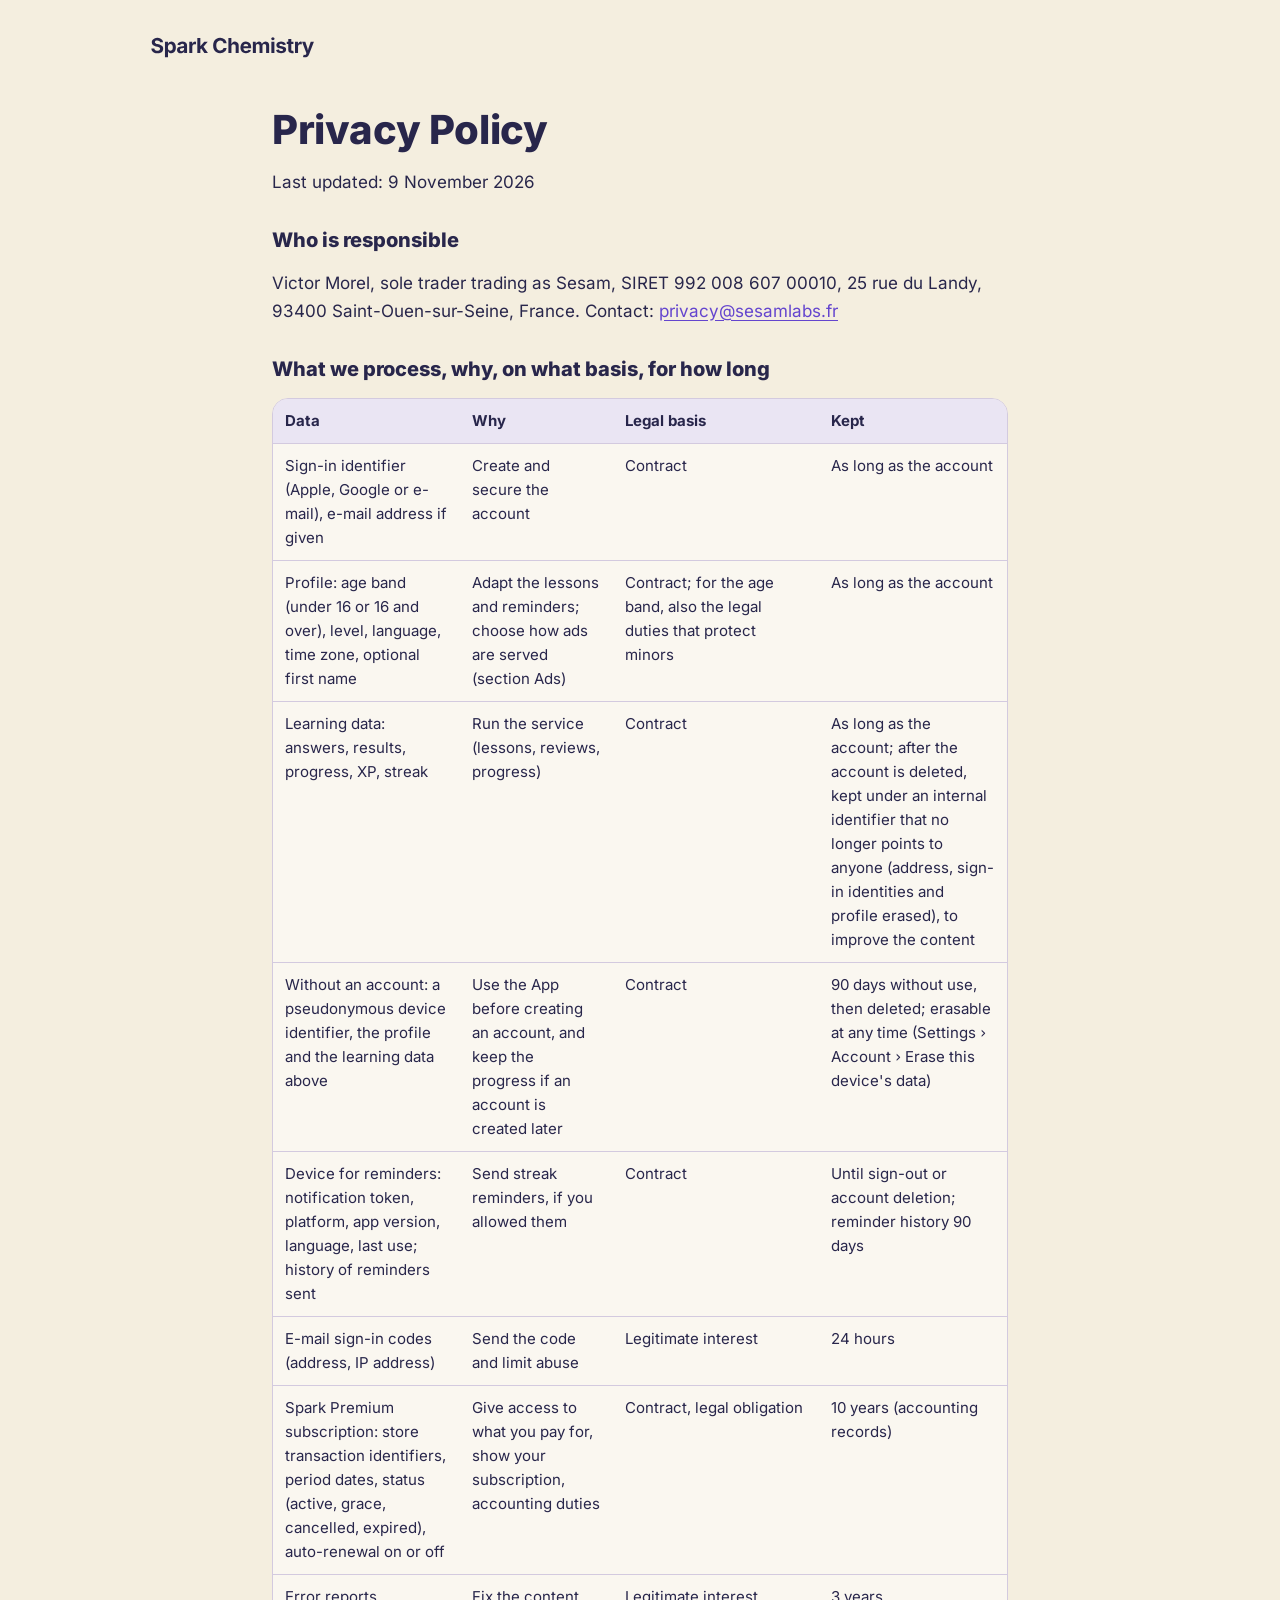
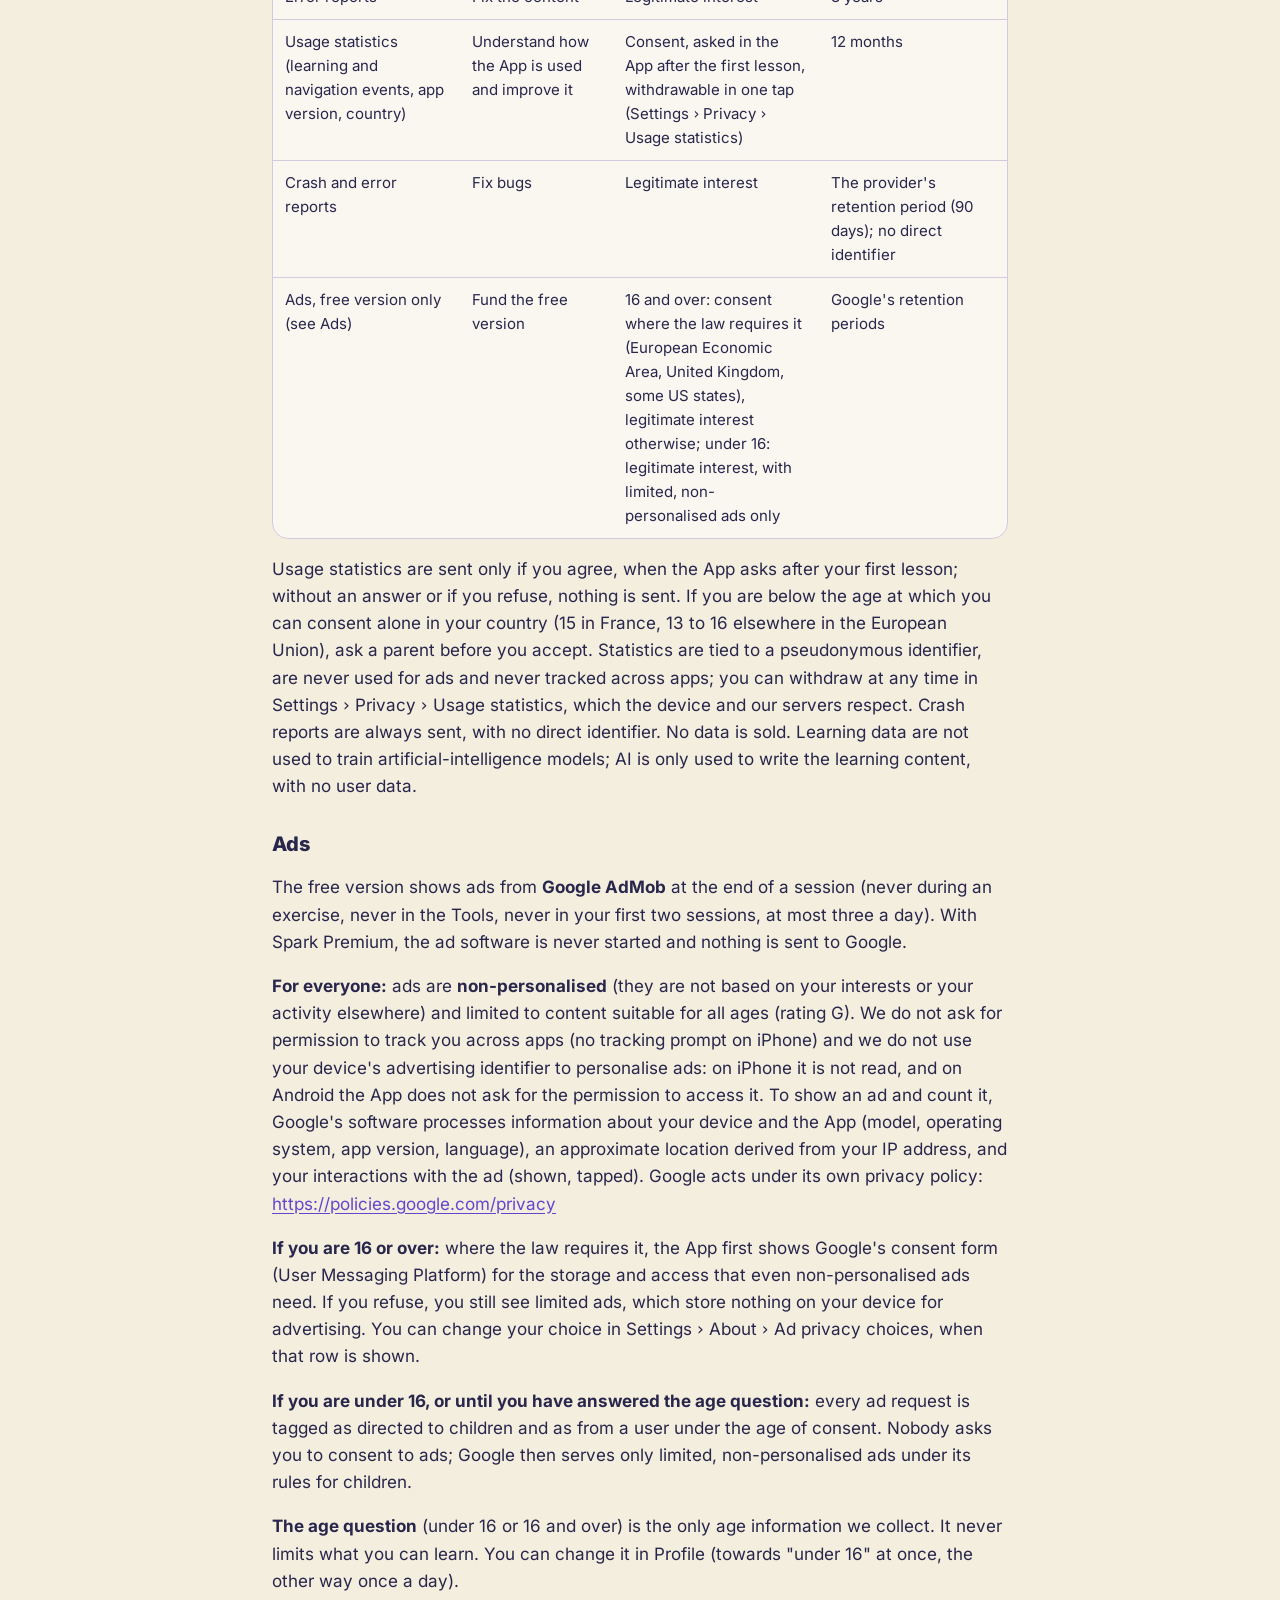
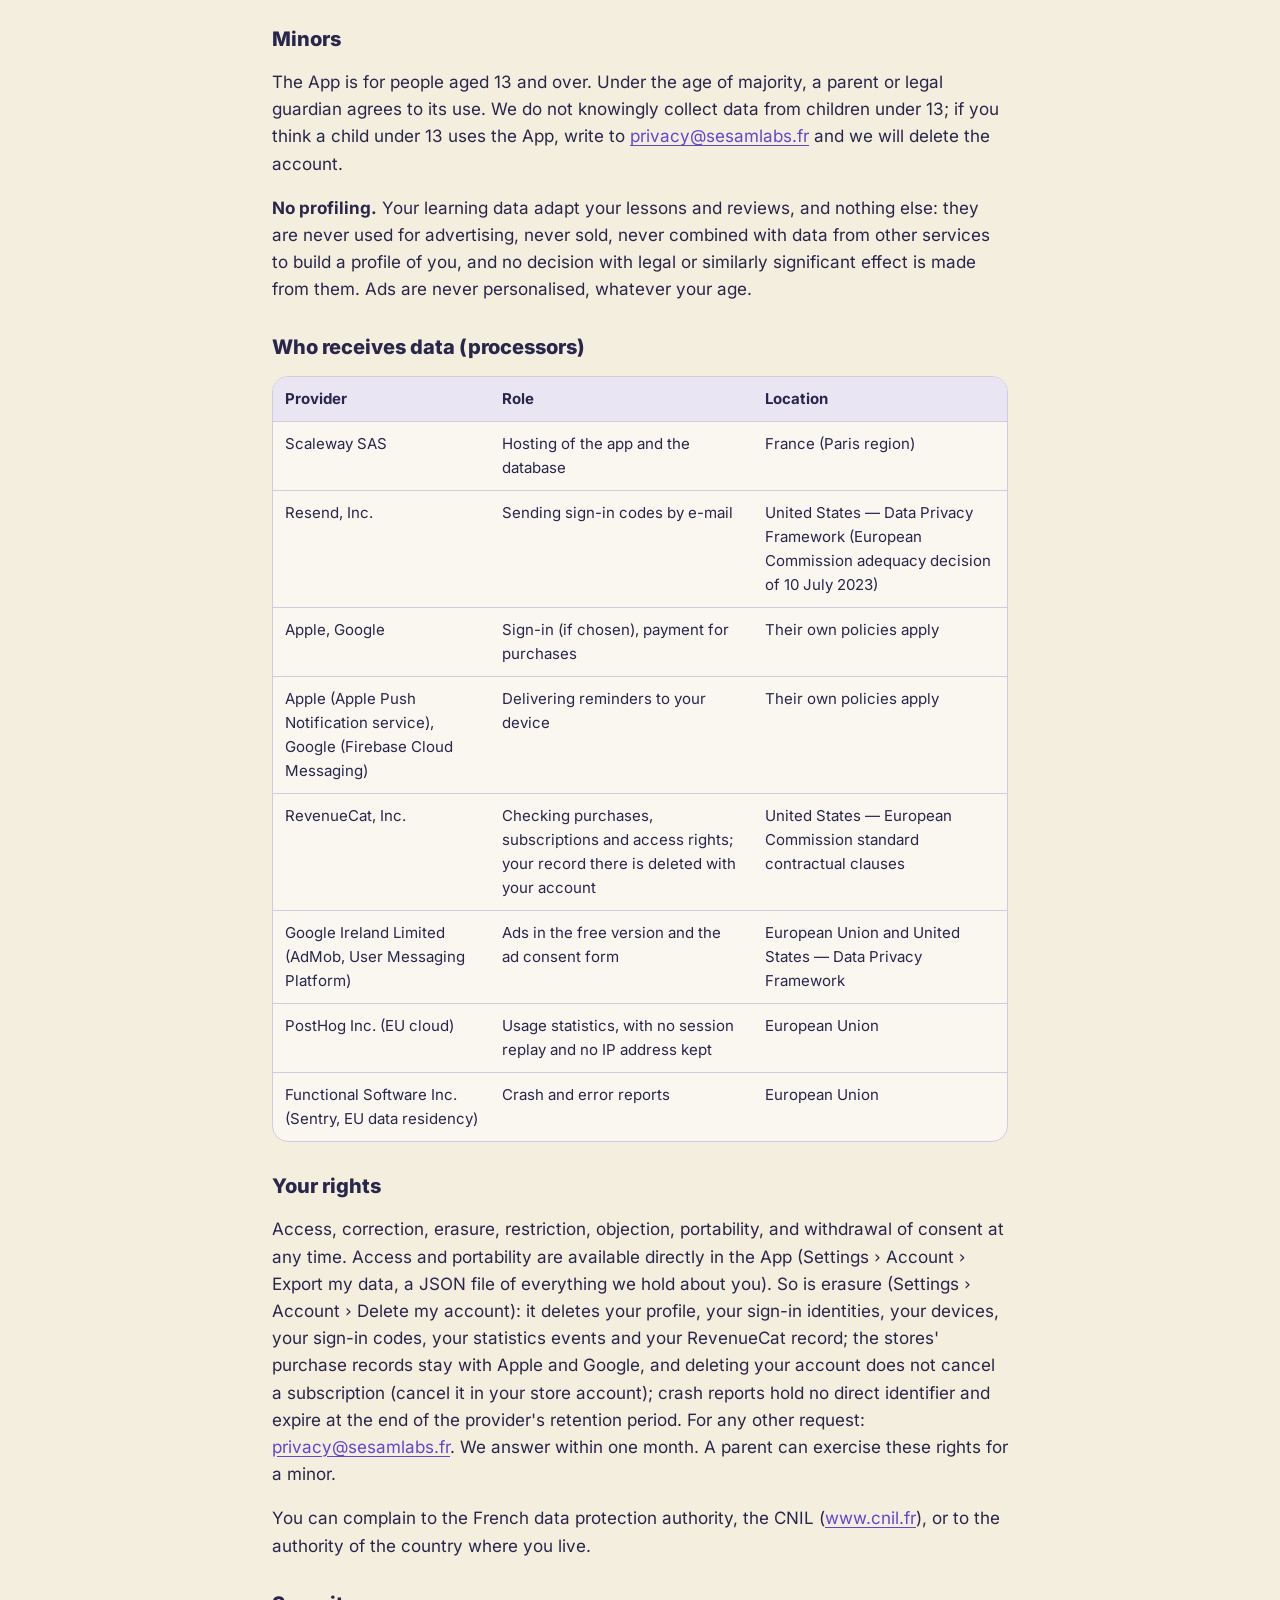
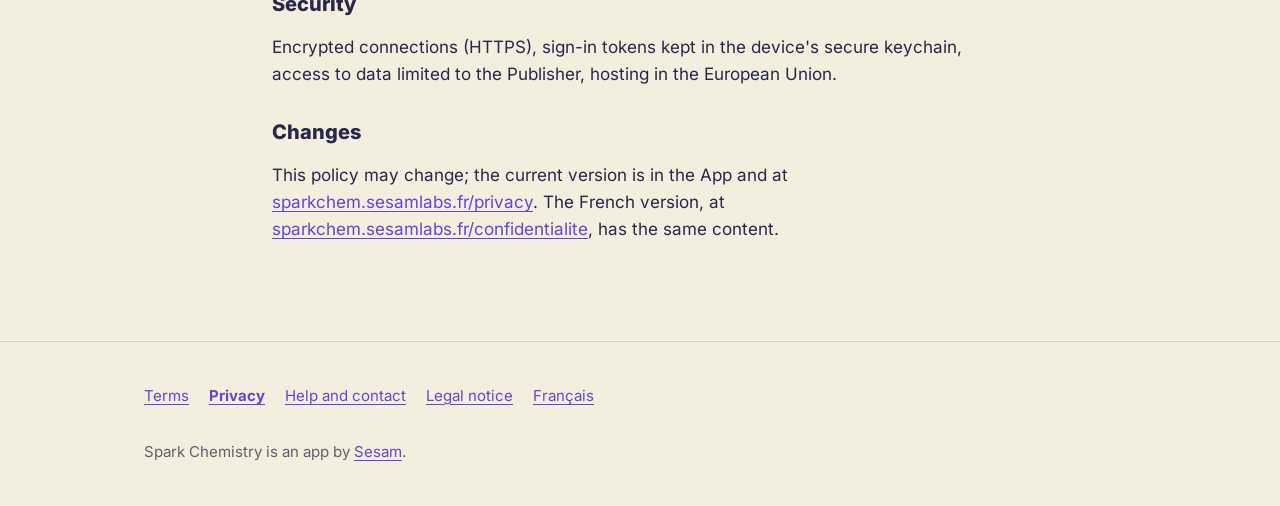
<file: privacy/index.html>
<!DOCTYPE html>
<!-- Generated by scripts/site/build.ts sparkchem from docs/legal/templates/mastery/privacy.en.md. Edit the template or sites/sparkchem/site.json, not this file. -->
<html lang="en">
<head>
  <meta charset="utf-8">
  <meta name="viewport" content="width=device-width, initial-scale=1">
  <title>Privacy Policy — Spark Chemistry</title>
  <meta name="description" content="Privacy policy of Spark Chemistry.">
  <link rel="canonical" href="https://sparkchem.sesamlabs.fr/privacy/">
  <link rel="alternate" hreflang="en" href="https://sparkchem.sesamlabs.fr/privacy/">
  <link rel="alternate" hreflang="fr" href="https://sparkchem.sesamlabs.fr/confidentialite/">
  <meta property="og:type" content="website">
  <meta property="og:site_name" content="Spark Chemistry">
  <meta property="og:locale" content="en_US">
  <meta property="og:title" content="Privacy Policy — Spark Chemistry">
  <meta property="og:description" content="Privacy policy of Spark Chemistry.">
  <meta property="og:url" content="https://sparkchem.sesamlabs.fr/privacy/">
  <meta property="og:image" content="https://sparkchem.sesamlabs.fr/assets/og.png">
  <meta property="og:image:width" content="1200">
  <meta property="og:image:height" content="630">
  <meta property="og:image:alt" content="Privacy policy of Spark Chemistry.">
  <meta name="twitter:card" content="summary_large_image">
  <meta name="theme-color" media="(prefers-color-scheme: light)" content="#F4EEDF">
  <meta name="theme-color" media="(prefers-color-scheme: dark)" content="#191729">
  <link rel="icon" href="/assets/favicon-32.png" type="image/png" sizes="32x32">
  <link rel="apple-touch-icon" href="/assets/apple-touch-icon.png">
  <link rel="stylesheet" href="/styles.css">
</head>
<body>
  <a class="skip-link" href="#main">Skip to content</a>
  <header class="site-header">
    <div class="wrap">
      <a class="brand" href="/" aria-label="Spark Chemistry, home">
        <picture>
          <source srcset="/assets/wordmark-dark.svg" media="(prefers-color-scheme: dark)">
          <img src="/assets/wordmark.svg" alt="" width="194" height="40">
        </picture>
      </a>
    </div>
  </header>
  <main id="main" class="wrap legal">
    <h1>Privacy Policy</h1>
    <p>Last updated: 9 November 2026</p>
    <h2>Who is responsible</h2>
    <p>Victor Morel, sole trader trading as Sesam, SIRET 992 008 607 00010, 25 rue du Landy, 93400 Saint-Ouen-sur-Seine, France. Contact: <a href="mailto:privacy@sesamlabs.fr">privacy@sesamlabs.fr</a></p>
    <h2>What we process, why, on what basis, for how long</h2>
    <div class="table-wrap"><table>
    <thead><tr><th scope="col">Data</th><th scope="col">Why</th><th scope="col">Legal basis</th><th scope="col">Kept</th></tr></thead>
    <tbody><tr><td>Sign-in identifier (Apple, Google or e-mail), e-mail address if given</td><td>Create and secure the account</td><td>Contract</td><td>As long as the account</td></tr><tr><td>Profile: age band (under 16 or 16 and over), level, language, time zone, optional first name</td><td>Adapt the lessons and reminders; choose how ads are served (section Ads)</td><td>Contract; for the age band, also the legal duties that protect minors</td><td>As long as the account</td></tr><tr><td>Learning data: answers, results, progress, XP, streak</td><td>Run the service (lessons, reviews, progress)</td><td>Contract</td><td>As long as the account; after the account is deleted, kept under an internal identifier that no longer points to anyone (address, sign-in identities and profile erased), to improve the content</td></tr><tr><td>Without an account: a pseudonymous device identifier, the profile and the learning data above</td><td>Use the App before creating an account, and keep the progress if an account is created later</td><td>Contract</td><td>90 days without use, then deleted; erasable at any time (Settings › Account › Erase this device's data)</td></tr><tr><td>Device for reminders: notification token, platform, app version, language, last use; history of reminders sent</td><td>Send streak reminders, if you allowed them</td><td>Contract</td><td>Until sign-out or account deletion; reminder history 90 days</td></tr><tr><td>E-mail sign-in codes (address, IP address)</td><td>Send the code and limit abuse</td><td>Legitimate interest</td><td>24 hours</td></tr><tr><td>Spark Premium subscription: store transaction identifiers, period dates, status (active, grace, cancelled, expired), auto-renewal on or off</td><td>Give access to what you pay for, show your subscription, accounting duties</td><td>Contract, legal obligation</td><td>10 years (accounting records)</td></tr><tr><td>Error reports</td><td>Fix the content</td><td>Legitimate interest</td><td>3 years</td></tr><tr><td>Usage statistics (learning and navigation events, app version, country)</td><td>Understand how the App is used and improve it</td><td>Consent, asked in the App after the first lesson, withdrawable in one tap (Settings › Privacy › Usage statistics)</td><td>12 months</td></tr><tr><td>Crash and error reports</td><td>Fix bugs</td><td>Legitimate interest</td><td>The provider's retention period (90 days); no direct identifier</td></tr><tr><td>Ads, free version only (see Ads)</td><td>Fund the free version</td><td>16 and over: consent where the law requires it (European Economic Area, United Kingdom, some US states), legitimate interest otherwise; under 16: legitimate interest, with limited, non-personalised ads only</td><td>Google's retention periods</td></tr></tbody>
    </table></div>
    <p>Usage statistics are sent only if you agree, when the App asks after your first lesson; without an answer or if you refuse, nothing is sent. If you are below the age at which you can consent alone in your country (15 in France, 13 to 16 elsewhere in the European Union), ask a parent before you accept. Statistics are tied to a pseudonymous identifier, are never used for ads and never tracked across apps; you can withdraw at any time in Settings › Privacy › Usage statistics, which the device and our servers respect. Crash reports are always sent, with no direct identifier. No data is sold. Learning data are not used to train artificial-intelligence models; AI is only used to write the learning content, with no user data.</p>
    <h2>Ads</h2>
    <p>The free version shows ads from <strong>Google AdMob</strong> at the end of a session (never during an exercise, never in the Tools, never in your first two sessions, at most three a day). With Spark Premium, the ad software is never started and nothing is sent to Google.</p>
    <p><strong>For everyone:</strong> ads are <strong>non-personalised</strong> (they are not based on your interests or your activity elsewhere) and limited to content suitable for all ages (rating G). We do not ask for permission to track you across apps (no tracking prompt on iPhone) and we do not use your device's advertising identifier to personalise ads: on iPhone it is not read, and on Android the App does not ask for the permission to access it. To show an ad and count it, Google's software processes information about your device and the App (model, operating system, app version, language), an approximate location derived from your IP address, and your interactions with the ad (shown, tapped). Google acts under its own privacy policy: <a href="https://policies.google.com/privacy">https://policies.google.com/privacy</a></p>
    <p><strong>If you are 16 or over:</strong> where the law requires it, the App first shows Google's consent form (User Messaging Platform) for the storage and access that even non-personalised ads need. If you refuse, you still see limited ads, which store nothing on your device for advertising. You can change your choice in Settings › About › Ad privacy choices, when that row is shown.</p>
    <p><strong>If you are under 16, or until you have answered the age question:</strong> every ad request is tagged as directed to children and as from a user under the age of consent. Nobody asks you to consent to ads; Google then serves only limited, non-personalised ads under its rules for children.</p>
    <p><strong>The age question</strong> (under 16 or 16 and over) is the only age information we collect. It never limits what you can learn. You can change it in Profile (towards &quot;under 16&quot; at once, the other way once a day).</p>
    <h2>Minors</h2>
    <p>The App is for people aged 13 and over. Under the age of majority, a parent or legal guardian agrees to its use. We do not knowingly collect data from children under 13; if you think a child under 13 uses the App, write to <a href="mailto:privacy@sesamlabs.fr">privacy@sesamlabs.fr</a> and we will delete the account.</p>
    <p><strong>No profiling.</strong> Your learning data adapt your lessons and reviews, and nothing else: they are never used for advertising, never sold, never combined with data from other services to build a profile of you, and no decision with legal or similarly significant effect is made from them. Ads are never personalised, whatever your age.</p>
    <h2>Who receives data (processors)</h2>
    <div class="table-wrap"><table>
    <thead><tr><th scope="col">Provider</th><th scope="col">Role</th><th scope="col">Location</th></tr></thead>
    <tbody><tr><td>Scaleway SAS</td><td>Hosting of the app and the database</td><td>France (Paris region)</td></tr><tr><td>Resend, Inc.</td><td>Sending sign-in codes by e-mail</td><td>United States — Data Privacy Framework (European Commission adequacy decision of 10 July 2023)</td></tr><tr><td>Apple, Google</td><td>Sign-in (if chosen), payment for purchases</td><td>Their own policies apply</td></tr><tr><td>Apple (Apple Push Notification service), Google (Firebase Cloud Messaging)</td><td>Delivering reminders to your device</td><td>Their own policies apply</td></tr><tr><td>RevenueCat, Inc.</td><td>Checking purchases, subscriptions and access rights; your record there is deleted with your account</td><td>United States — European Commission standard contractual clauses</td></tr><tr><td>Google Ireland Limited (AdMob, User Messaging Platform)</td><td>Ads in the free version and the ad consent form</td><td>European Union and United States — Data Privacy Framework</td></tr><tr><td>PostHog Inc. (EU cloud)</td><td>Usage statistics, with no session replay and no IP address kept</td><td>European Union</td></tr><tr><td>Functional Software Inc. (Sentry, EU data residency)</td><td>Crash and error reports</td><td>European Union</td></tr></tbody>
    </table></div>
    <h2>Your rights</h2>
    <p>Access, correction, erasure, restriction, objection, portability, and withdrawal of consent at any time. Access and portability are available directly in the App (Settings › Account › Export my data, a JSON file of everything we hold about you). So is erasure (Settings › Account › Delete my account): it deletes your profile, your sign-in identities, your devices, your sign-in codes, your statistics events and your RevenueCat record; the stores' purchase records stay with Apple and Google, and deleting your account does not cancel a subscription (cancel it in your store account); crash reports hold no direct identifier and expire at the end of the provider's retention period. For any other request: <a href="mailto:privacy@sesamlabs.fr">privacy@sesamlabs.fr</a>. We answer within one month. A parent can exercise these rights for a minor.</p>
    <p>You can complain to the French data protection authority, the CNIL (<a href="https://www.cnil.fr">www.cnil.fr</a>), or to the authority of the country where you live.</p>
    <h2>Security</h2>
    <p>Encrypted connections (HTTPS), sign-in tokens kept in the device's secure keychain, access to data limited to the Publisher, hosting in the European Union.</p>
    <h2>Changes</h2>
    <p>This policy may change; the current version is in the App and at <a href="/privacy/">sparkchem.sesamlabs.fr/privacy</a>. The French version, at <a href="/confidentialite/">sparkchem.sesamlabs.fr/confidentialite</a>, has the same content.</p>
  </main>
  <footer class="site-footer">
    <div class="wrap">
      <nav aria-label="Information">
        <ul>
          <li><a href="/terms/">Terms</a></li>
          <li><a href="/privacy/" aria-current="page">Privacy</a></li>
          <li><a href="/support/">Help and contact</a></li>
          <li><a href="/support/#legal-notice">Legal notice</a></li>
          <li><a href="/confidentialite/" hreflang="fr" lang="fr">Français</a></li>
        </ul>
      </nav>
      <p>Spark Chemistry is an app by <a href="https://sesamlabs.fr/">Sesam</a>.</p>
    </div>
  </footer>
</body>
</html>
</file>
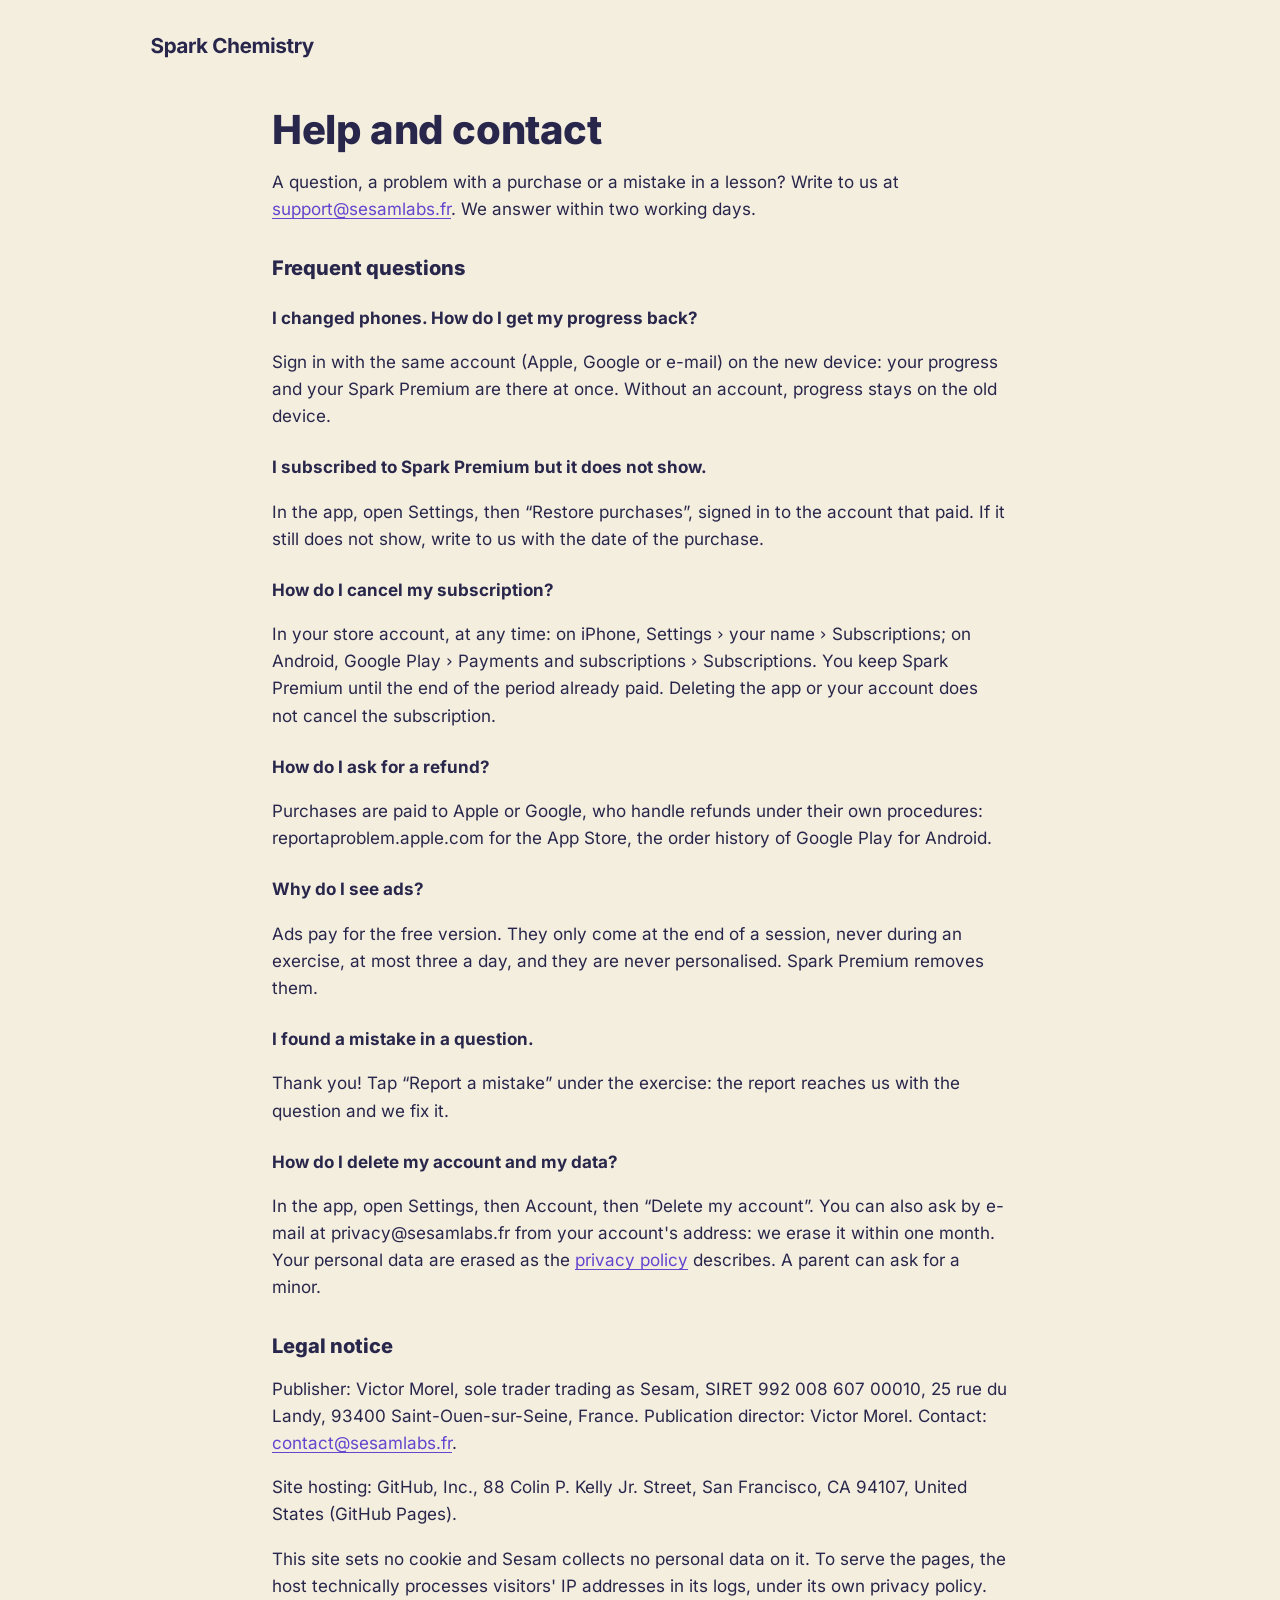
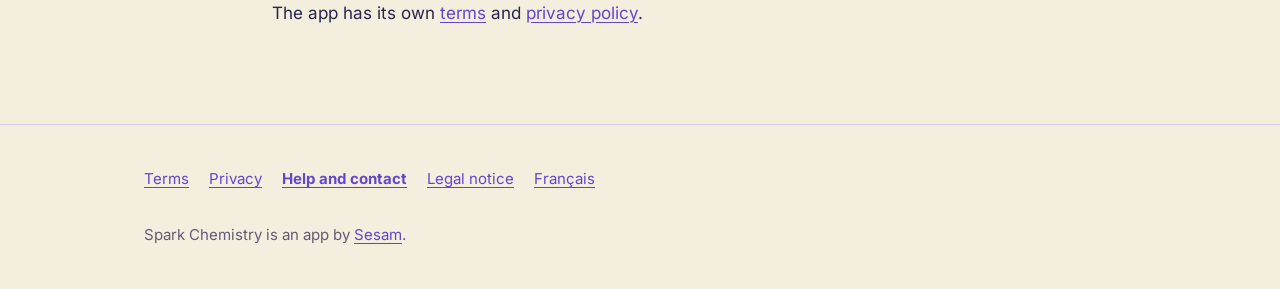
<file: support/index.html>
<!DOCTYPE html>
<html lang="en">
<head>
  <meta charset="utf-8">
  <meta name="viewport" content="width=device-width, initial-scale=1">
  <title>Help and contact — Spark Chemistry</title>
  <meta name="description" content="Frequent questions, contact and legal notice of Spark Chemistry.">
  <link rel="canonical" href="https://sparkchem.sesamlabs.fr/support/">
  <link rel="alternate" hreflang="en" href="https://sparkchem.sesamlabs.fr/support/">
  <link rel="alternate" hreflang="fr" href="https://sparkchem.sesamlabs.fr/fr/support/">
  <meta name="theme-color" media="(prefers-color-scheme: light)" content="#F5F5F5">
  <meta name="theme-color" media="(prefers-color-scheme: dark)" content="#232323">
  <link rel="icon" href="/assets/favicon-32.png" type="image/png" sizes="32x32">
  <link rel="apple-touch-icon" href="/assets/apple-touch-icon.png">
  <meta property="og:type" content="website">
  <meta property="og:site_name" content="Spark Chemistry">
  <meta property="og:locale" content="en_US">
  <meta property="og:title" content="Help and contact — Spark Chemistry">
  <meta property="og:description" content="Frequent questions, contact and legal notice of Spark Chemistry.">
  <meta property="og:url" content="https://sparkchem.sesamlabs.fr/support/">
  <meta property="og:image" content="https://sparkchem.sesamlabs.fr/assets/og.png">
  <meta property="og:image:width" content="1200">
  <meta property="og:image:height" content="630">
  <meta property="og:image:alt" content="Spark Chemistry.">
  <meta name="twitter:card" content="summary_large_image">
  <link rel="stylesheet" href="/styles.css">
</head>
<body>
  <a class="skip-link" href="#main">Skip to content</a>
  <header class="site-header">
    <div class="wrap">
      <a class="brand" href="/" aria-label="Spark Chemistry, home">
        <picture>
          <source srcset="/assets/wordmark-dark.svg" media="(prefers-color-scheme: dark)">
          <img src="/assets/wordmark.svg" alt="" width="194" height="40">
        </picture>
      </a>
    </div>
  </header>

  <main id="main" class="wrap legal">
    <h1>Help and contact</h1>
    <p>A question, a problem with a purchase or a mistake in a lesson? Write to us at <a href="mailto:support@sesamlabs.fr">support@sesamlabs.fr</a>. We answer within two working days.</p>

    <h2>Frequent questions</h2>
    <h3>I changed phones. How do I get my progress back?</h3>
    <p>Sign in with the same account (Apple, Google or e-mail) on the new device: your progress and your Spark Premium are there at once. Without an account, progress stays on the old device.</p>
    <h3>I subscribed to Spark Premium but it does not show.</h3>
    <p>In the app, open Settings, then “Restore purchases”, signed in to the account that paid. If it still does not show, write to us with the date of the purchase.</p>
    <h3>How do I cancel my subscription?</h3>
    <p>In your store account, at any time: on iPhone, Settings › your name › Subscriptions; on Android, Google Play › Payments and subscriptions › Subscriptions. You keep Spark Premium until the end of the period already paid. Deleting the app or your account does not cancel the subscription.</p>
    <h3>How do I ask for a refund?</h3>
    <p>Purchases are paid to Apple or Google, who handle refunds under their own procedures: reportaproblem.apple.com for the App Store, the order history of Google Play for Android.</p>
    <h3>Why do I see ads?</h3>
    <p>Ads pay for the free version. They only come at the end of a session, never during an exercise, at most three a day, and they are never personalised. Spark Premium removes them.</p>
    <h3>I found a mistake in a question.</h3>
    <p>Thank you! Tap “Report a mistake” under the exercise: the report reaches us with the question and we fix it.</p>
    <h3 id="deletion">How do I delete my account and my data?</h3>
    <p>In the app, open Settings, then Account, then “Delete my account”. You can also ask by e-mail at privacy@sesamlabs.fr from your account's address: we erase it within one month. Your personal data are erased as the <a href="/privacy/">privacy policy</a> describes. A parent can ask for a minor.</p>

    <h2 id="legal-notice">Legal notice</h2>
    <p>Publisher: Victor Morel, sole trader trading as Sesam, SIRET 992 008 607 00010, 25 rue du Landy, 93400 Saint-Ouen-sur-Seine, France. Publication director: Victor Morel. Contact: <a href="mailto:contact@sesamlabs.fr">contact@sesamlabs.fr</a>.</p>
    <p>Site hosting: GitHub, Inc., 88 Colin P. Kelly Jr. Street, San Francisco, CA 94107, United States (GitHub Pages).</p>
    <p>This site sets no cookie and Sesam collects no personal data on it. To serve the pages, the host technically processes visitors' IP addresses in its logs, under its own privacy policy. The app has its own <a href="/terms/">terms</a> and <a href="/privacy/">privacy policy</a>.</p>
  </main>

  <footer class="site-footer">
    <div class="wrap">
      <nav aria-label="Information">
        <ul>
          <li><a href="/terms/">Terms</a></li>
          <li><a href="/privacy/">Privacy</a></li>
          <li><a href="/support/" aria-current="page">Help and contact</a></li>
          <li><a href="/support/#legal-notice">Legal notice</a></li>
          <li><a href="/fr/support/" hreflang="fr" lang="fr">Français</a></li>
        </ul>
      </nav>
      <p>Spark Chemistry is an app by <a href="https://sesamlabs.fr/">Sesam</a>.</p>
    </div>
  </footer>
</body>
</html>
</file>
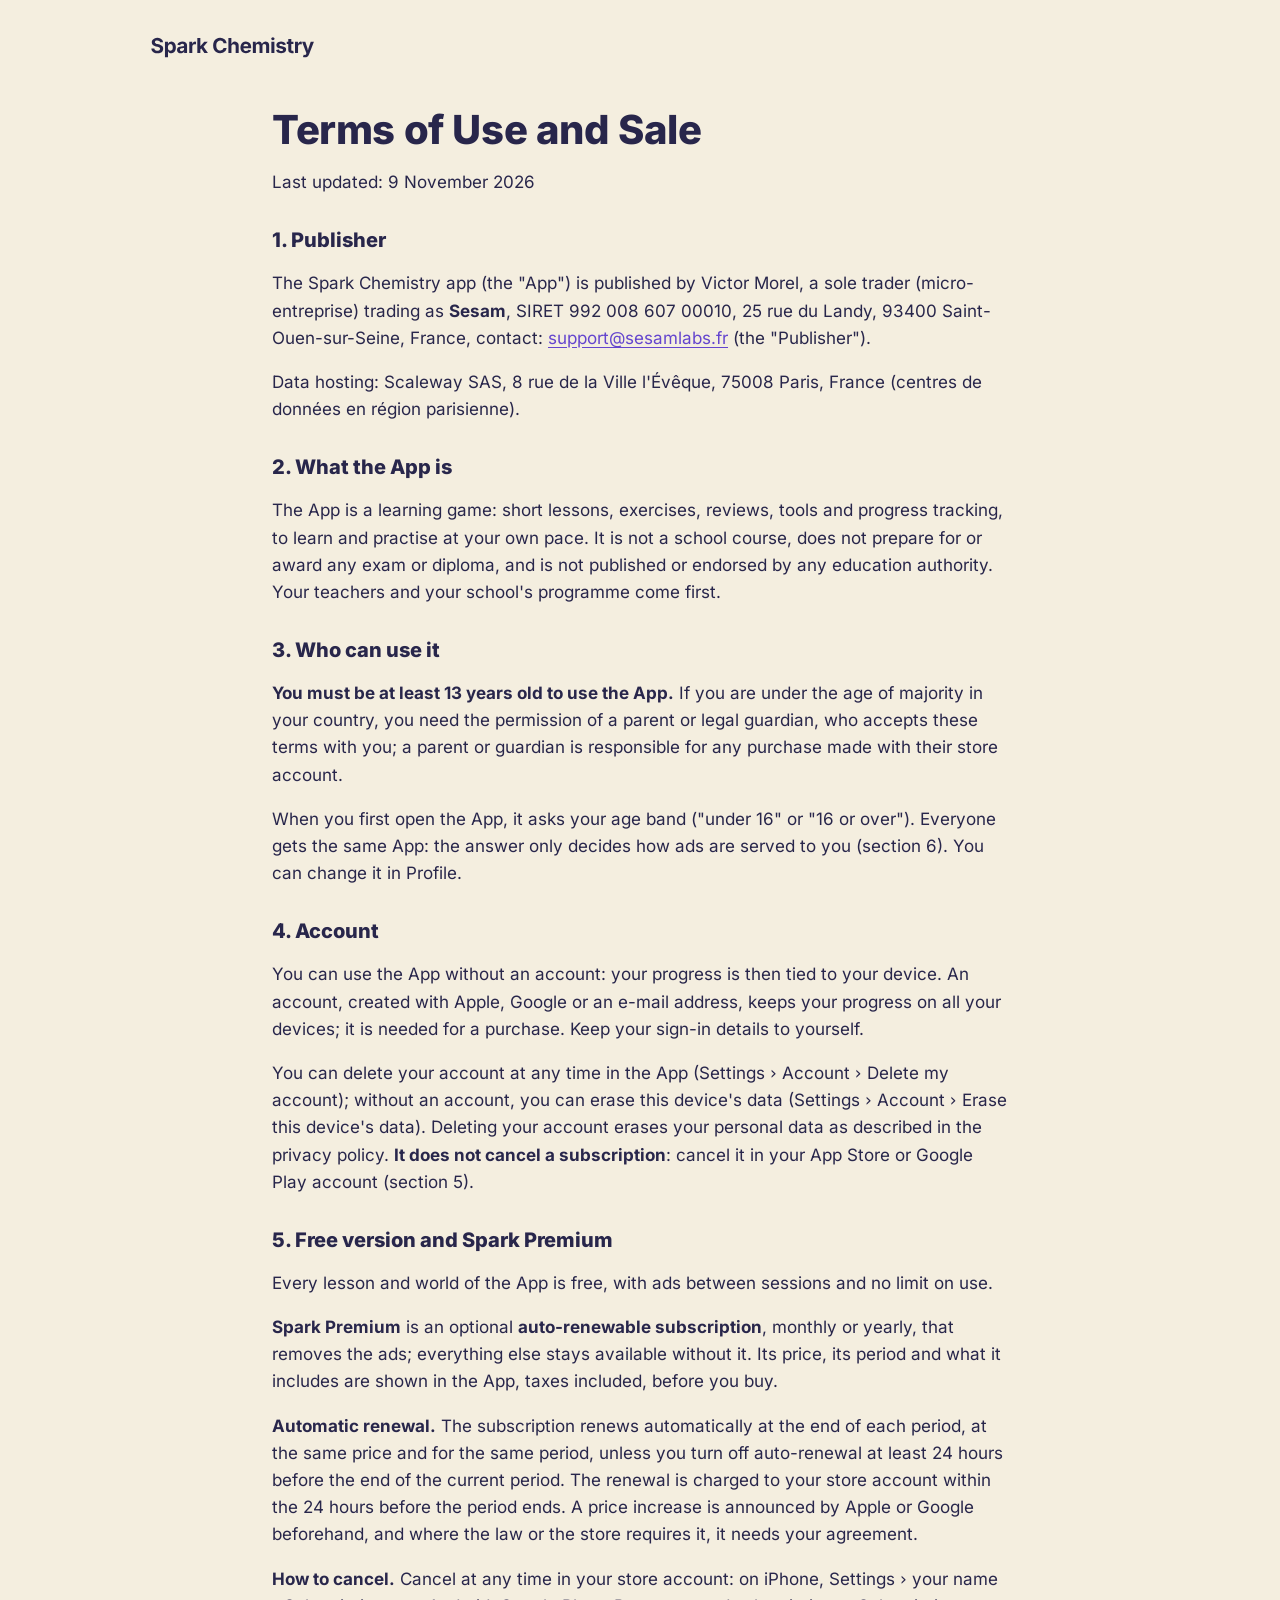
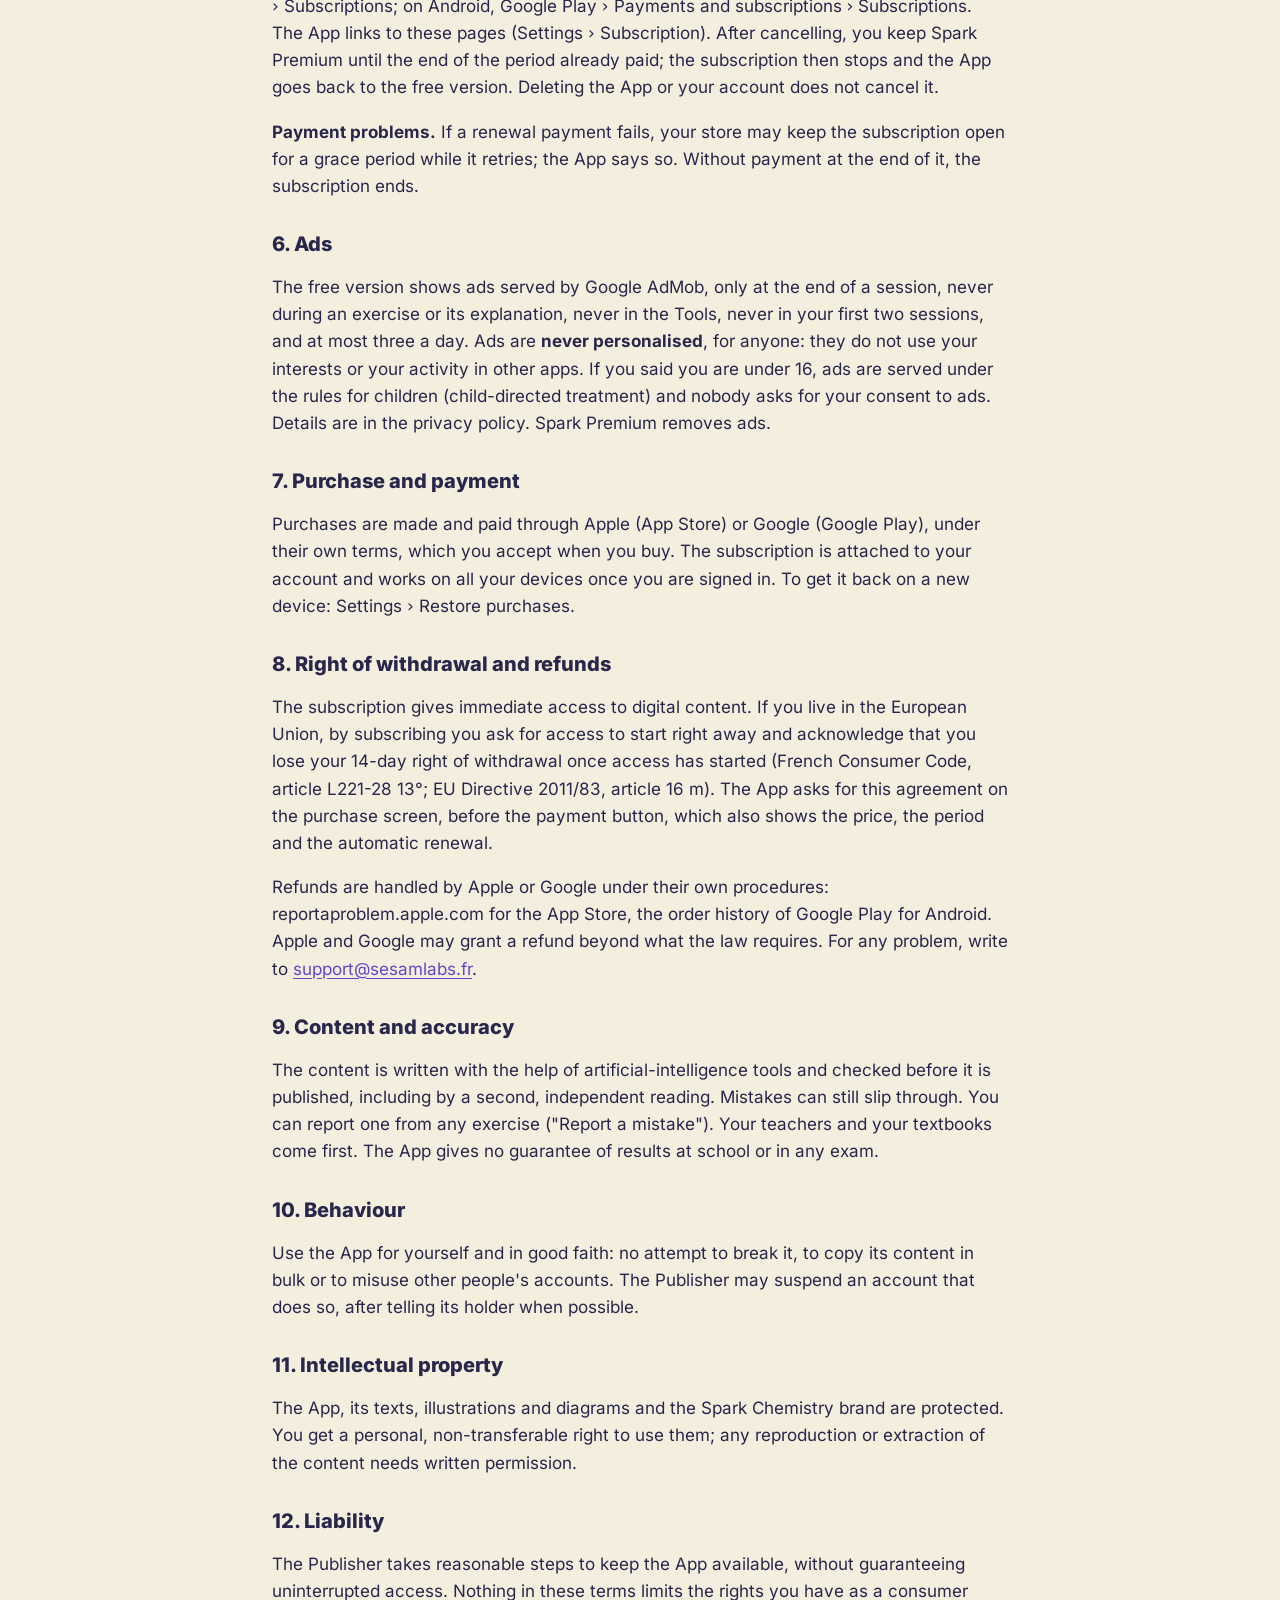
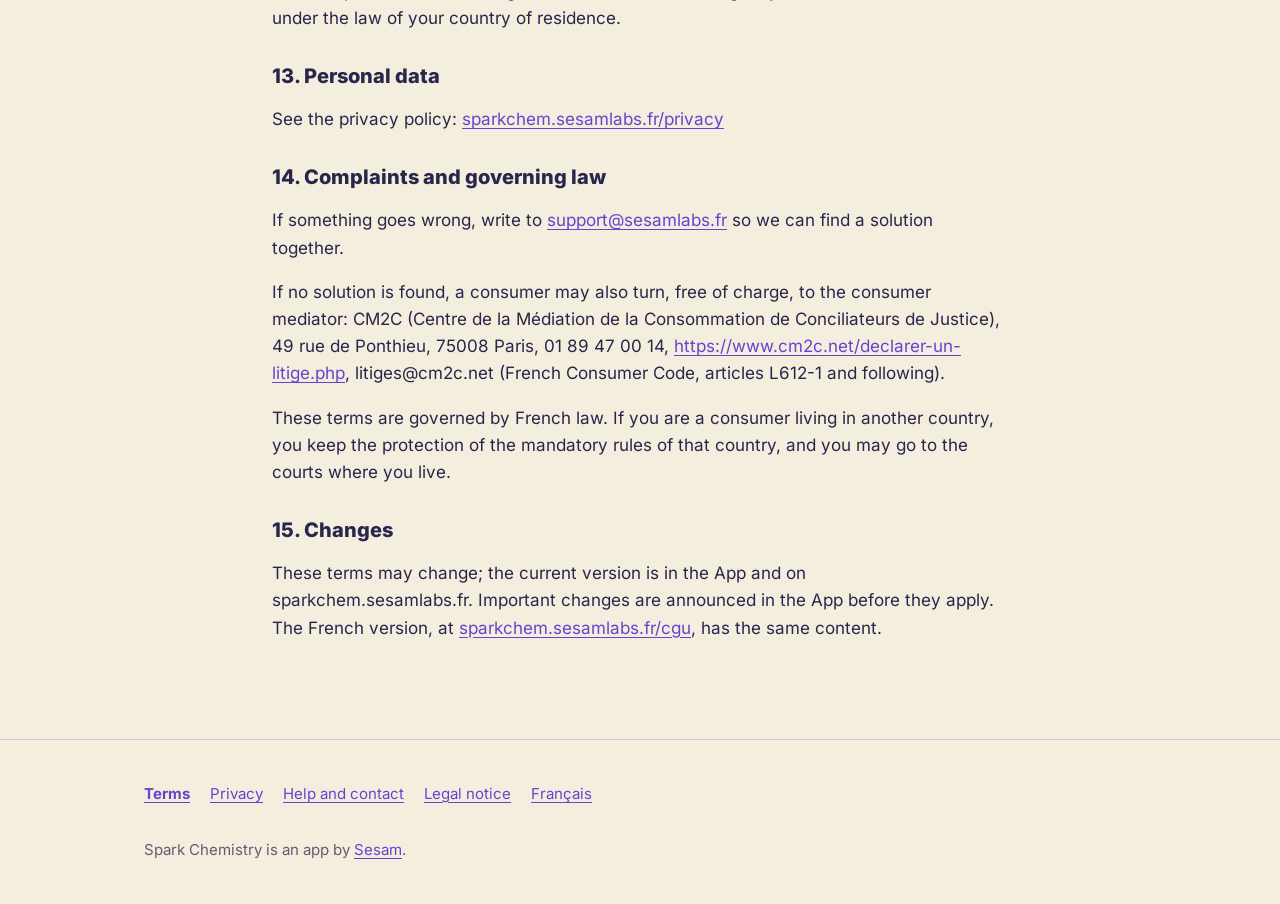
<file: terms/index.html>
<!DOCTYPE html>
<!-- Generated by scripts/site/build.ts sparkchem from docs/legal/templates/mastery/terms.en.md. Edit the template or sites/sparkchem/site.json, not this file. -->
<html lang="en">
<head>
  <meta charset="utf-8">
  <meta name="viewport" content="width=device-width, initial-scale=1">
  <title>Terms of Use and Sale — Spark Chemistry</title>
  <meta name="description" content="Terms of use and sale of Spark Chemistry.">
  <link rel="canonical" href="https://sparkchem.sesamlabs.fr/terms/">
  <link rel="alternate" hreflang="en" href="https://sparkchem.sesamlabs.fr/terms/">
  <link rel="alternate" hreflang="fr" href="https://sparkchem.sesamlabs.fr/cgu/">
  <meta property="og:type" content="website">
  <meta property="og:site_name" content="Spark Chemistry">
  <meta property="og:locale" content="en_US">
  <meta property="og:title" content="Terms of Use and Sale — Spark Chemistry">
  <meta property="og:description" content="Terms of use and sale of Spark Chemistry.">
  <meta property="og:url" content="https://sparkchem.sesamlabs.fr/terms/">
  <meta property="og:image" content="https://sparkchem.sesamlabs.fr/assets/og.png">
  <meta property="og:image:width" content="1200">
  <meta property="og:image:height" content="630">
  <meta property="og:image:alt" content="Terms of use and sale of Spark Chemistry.">
  <meta name="twitter:card" content="summary_large_image">
  <meta name="theme-color" media="(prefers-color-scheme: light)" content="#F4EEDF">
  <meta name="theme-color" media="(prefers-color-scheme: dark)" content="#191729">
  <link rel="icon" href="/assets/favicon-32.png" type="image/png" sizes="32x32">
  <link rel="apple-touch-icon" href="/assets/apple-touch-icon.png">
  <link rel="stylesheet" href="/styles.css">
</head>
<body>
  <a class="skip-link" href="#main">Skip to content</a>
  <header class="site-header">
    <div class="wrap">
      <a class="brand" href="/" aria-label="Spark Chemistry, home">
        <picture>
          <source srcset="/assets/wordmark-dark.svg" media="(prefers-color-scheme: dark)">
          <img src="/assets/wordmark.svg" alt="" width="194" height="40">
        </picture>
      </a>
    </div>
  </header>
  <main id="main" class="wrap legal">
    <h1>Terms of Use and Sale</h1>
    <p>Last updated: 9 November 2026</p>
    <h2>1. Publisher</h2>
    <p>The Spark Chemistry app (the &quot;App&quot;) is published by Victor Morel, a sole trader (micro-entreprise) trading as <strong>Sesam</strong>, SIRET 992 008 607 00010, 25 rue du Landy, 93400 Saint-Ouen-sur-Seine, France, contact: <a href="mailto:support@sesamlabs.fr">support@sesamlabs.fr</a> (the &quot;Publisher&quot;).</p>
    <p>Data hosting: Scaleway SAS, 8 rue de la Ville l'Évêque, 75008 Paris, France (centres de données en région parisienne).</p>
    <h2>2. What the App is</h2>
    <p>The App is a learning game: short lessons, exercises, reviews, tools and progress tracking, to learn and practise at your own pace. It is not a school course, does not prepare for or award any exam or diploma, and is not published or endorsed by any education authority. Your teachers and your school's programme come first.</p>
    <h2>3. Who can use it</h2>
    <p><strong>You must be at least 13 years old to use the App.</strong> If you are under the age of majority in your country, you need the permission of a parent or legal guardian, who accepts these terms with you; a parent or guardian is responsible for any purchase made with their store account.</p>
    <p>When you first open the App, it asks your age band (&quot;under 16&quot; or &quot;16 or over&quot;). Everyone gets the same App: the answer only decides how ads are served to you (section 6). You can change it in Profile.</p>
    <h2>4. Account</h2>
    <p>You can use the App without an account: your progress is then tied to your device. An account, created with Apple, Google or an e-mail address, keeps your progress on all your devices; it is needed for a purchase. Keep your sign-in details to yourself.</p>
    <p>You can delete your account at any time in the App (Settings › Account › Delete my account); without an account, you can erase this device's data (Settings › Account › Erase this device's data). Deleting your account erases your personal data as described in the privacy policy. <strong>It does not cancel a subscription</strong>: cancel it in your App Store or Google Play account (section 5).</p>
    <h2>5. Free version and Spark Premium</h2>
    <p>Every lesson and world of the App is free, with ads between sessions and no limit on use.</p>
    <p><strong>Spark Premium</strong> is an optional <strong>auto-renewable subscription</strong>, monthly or yearly, that removes the ads; everything else stays available without it. Its price, its period and what it includes are shown in the App, taxes included, before you buy.</p>
    <p><strong>Automatic renewal.</strong> The subscription renews automatically at the end of each period, at the same price and for the same period, unless you turn off auto-renewal at least 24 hours before the end of the current period. The renewal is charged to your store account within the 24 hours before the period ends. A price increase is announced by Apple or Google beforehand, and where the law or the store requires it, it needs your agreement.</p>
    <p><strong>How to cancel.</strong> Cancel at any time in your store account: on iPhone, Settings › your name › Subscriptions; on Android, Google Play › Payments and subscriptions › Subscriptions. The App links to these pages (Settings › Subscription). After cancelling, you keep Spark Premium until the end of the period already paid; the subscription then stops and the App goes back to the free version. Deleting the App or your account does not cancel it.</p>
    <p><strong>Payment problems.</strong> If a renewal payment fails, your store may keep the subscription open for a grace period while it retries; the App says so. Without payment at the end of it, the subscription ends.</p>
    <h2>6. Ads</h2>
    <p>The free version shows ads served by Google AdMob, only at the end of a session, never during an exercise or its explanation, never in the Tools, never in your first two sessions, and at most three a day. Ads are <strong>never personalised</strong>, for anyone: they do not use your interests or your activity in other apps. If you said you are under 16, ads are served under the rules for children (child-directed treatment) and nobody asks for your consent to ads. Details are in the privacy policy. Spark Premium removes ads.</p>
    <h2>7. Purchase and payment</h2>
    <p>Purchases are made and paid through Apple (App Store) or Google (Google Play), under their own terms, which you accept when you buy. The subscription is attached to your account and works on all your devices once you are signed in. To get it back on a new device: Settings › Restore purchases.</p>
    <h2>8. Right of withdrawal and refunds</h2>
    <p>The subscription gives immediate access to digital content. If you live in the European Union, by subscribing you ask for access to start right away and acknowledge that you lose your 14-day right of withdrawal once access has started (French Consumer Code, article L221-28 13°; EU Directive 2011/83, article 16 m). The App asks for this agreement on the purchase screen, before the payment button, which also shows the price, the period and the automatic renewal.</p>
    <p>Refunds are handled by Apple or Google under their own procedures: reportaproblem.apple.com for the App Store, the order history of Google Play for Android. Apple and Google may grant a refund beyond what the law requires. For any problem, write to <a href="mailto:support@sesamlabs.fr">support@sesamlabs.fr</a>.</p>
    <h2>9. Content and accuracy</h2>
    <p>The content is written with the help of artificial-intelligence tools and checked before it is published, including by a second, independent reading. Mistakes can still slip through. You can report one from any exercise (&quot;Report a mistake&quot;). Your teachers and your textbooks come first. The App gives no guarantee of results at school or in any exam.</p>
    <h2>10. Behaviour</h2>
    <p>Use the App for yourself and in good faith: no attempt to break it, to copy its content in bulk or to misuse other people's accounts. The Publisher may suspend an account that does so, after telling its holder when possible.</p>
    <h2>11. Intellectual property</h2>
    <p>The App, its texts, illustrations and diagrams and the Spark Chemistry brand are protected. You get a personal, non-transferable right to use them; any reproduction or extraction of the content needs written permission.</p>
    <h2>12. Liability</h2>
    <p>The Publisher takes reasonable steps to keep the App available, without guaranteeing uninterrupted access. Nothing in these terms limits the rights you have as a consumer under the law of your country of residence.</p>
    <h2>13. Personal data</h2>
    <p>See the privacy policy: <a href="/privacy/">sparkchem.sesamlabs.fr/privacy</a></p>
    <h2>14. Complaints and governing law</h2>
    <p>If something goes wrong, write to <a href="mailto:support@sesamlabs.fr">support@sesamlabs.fr</a> so we can find a solution together.</p>
    <p>If no solution is found, a consumer may also turn, free of charge, to the consumer mediator: CM2C (Centre de la Médiation de la Consommation de Conciliateurs de Justice), 49 rue de Ponthieu, 75008 Paris, 01 89 47 00 14, <a href="https://www.cm2c.net/declarer-un-litige.php">https://www.cm2c.net/declarer-un-litige.php</a>, litiges@cm2c.net (French Consumer Code, articles L612-1 and following).</p>
    <p>These terms are governed by French law. If you are a consumer living in another country, you keep the protection of the mandatory rules of that country, and you may go to the courts where you live.</p>
    <h2>15. Changes</h2>
    <p>These terms may change; the current version is in the App and on sparkchem.sesamlabs.fr. Important changes are announced in the App before they apply. The French version, at <a href="/cgu/">sparkchem.sesamlabs.fr/cgu</a>, has the same content.</p>
  </main>
  <footer class="site-footer">
    <div class="wrap">
      <nav aria-label="Information">
        <ul>
          <li><a href="/terms/" aria-current="page">Terms</a></li>
          <li><a href="/privacy/">Privacy</a></li>
          <li><a href="/support/">Help and contact</a></li>
          <li><a href="/support/#legal-notice">Legal notice</a></li>
          <li><a href="/cgu/" hreflang="fr" lang="fr">Français</a></li>
        </ul>
      </nav>
      <p>Spark Chemistry is an app by <a href="https://sesamlabs.fr/">Sesam</a>.</p>
    </div>
  </footer>
</body>
</html>
</file>
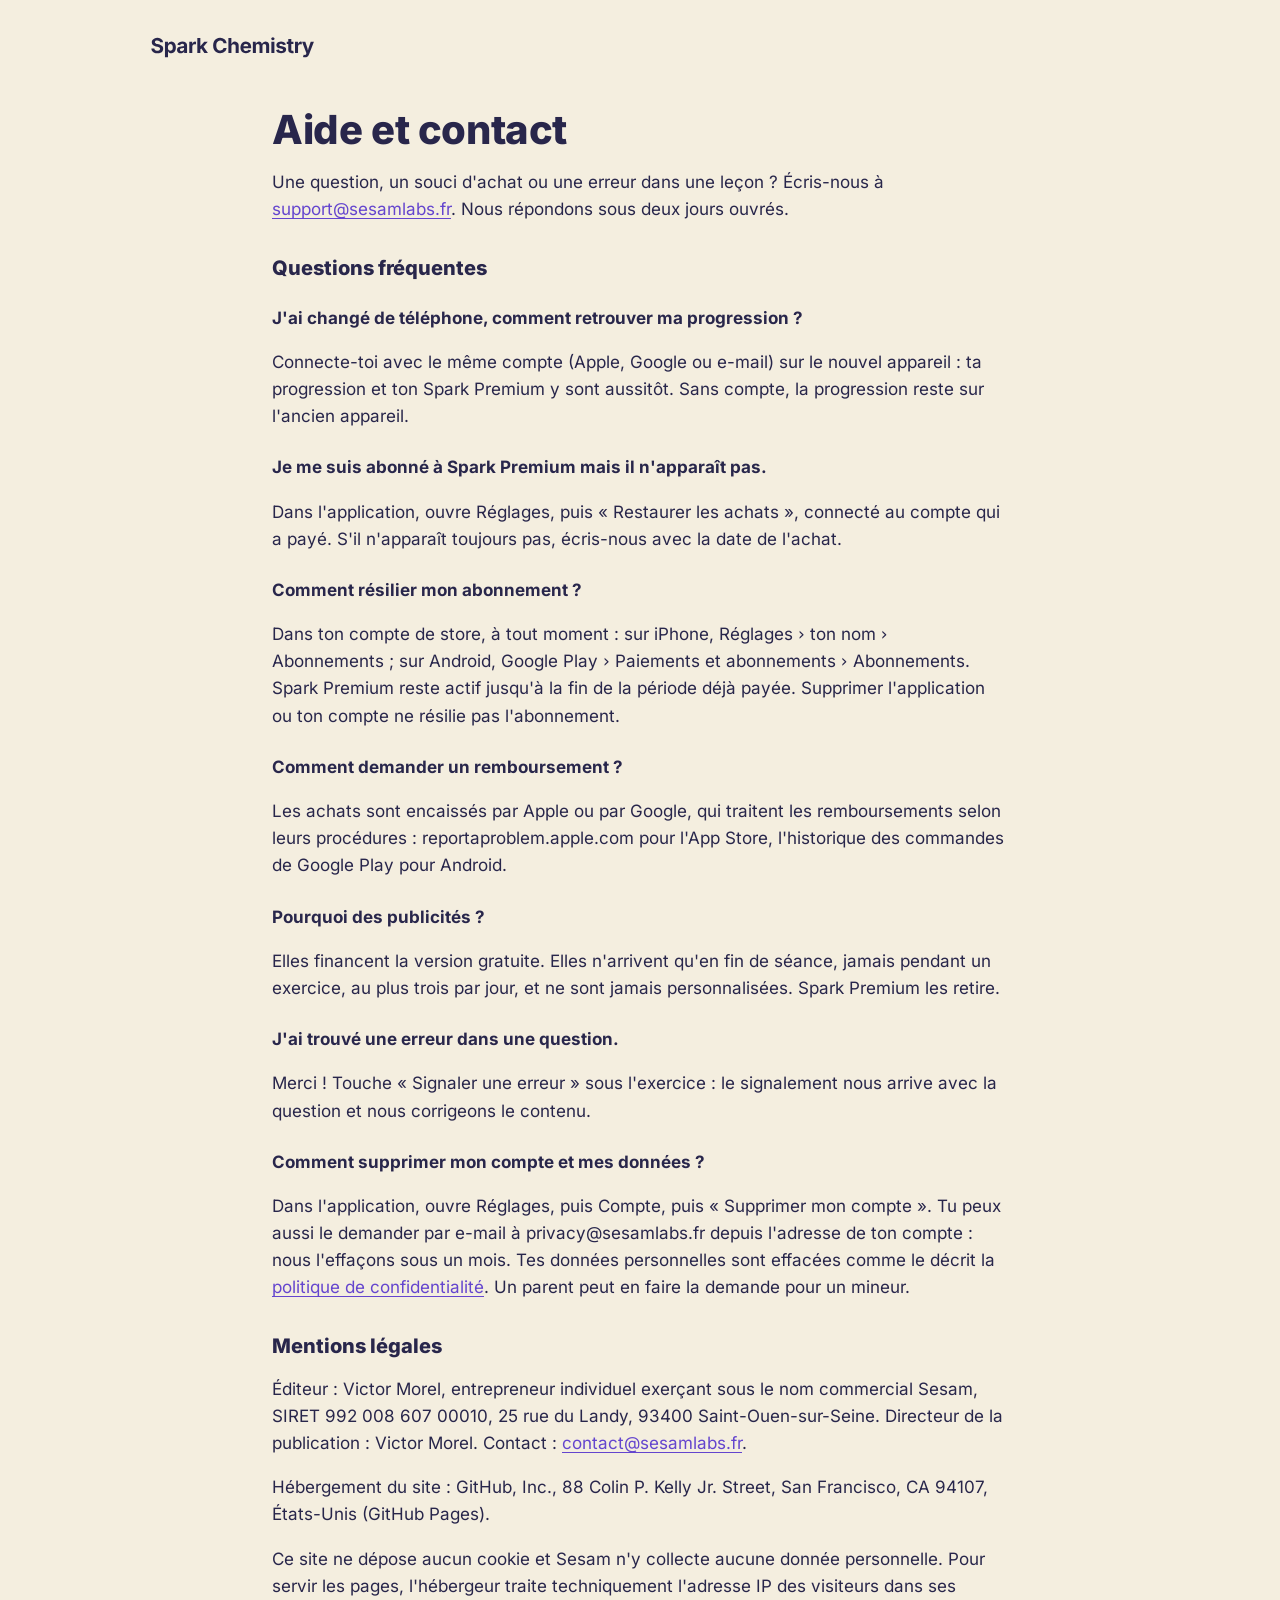
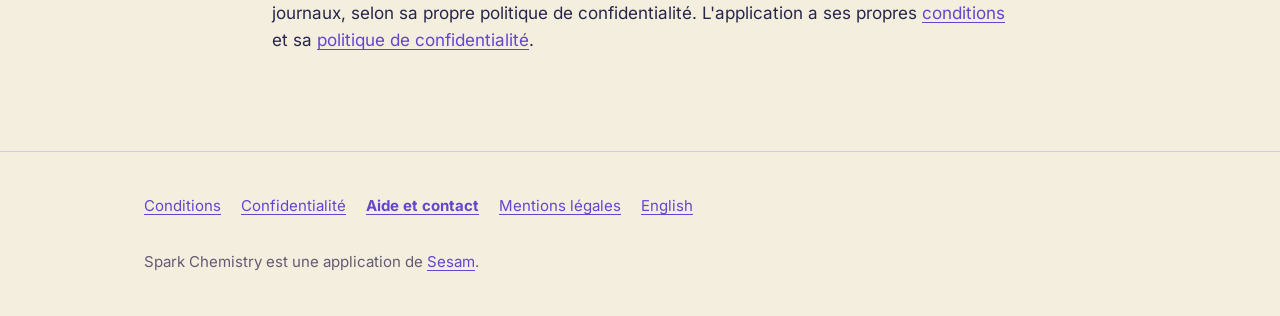
<file: fr/support/index.html>
<!DOCTYPE html>
<html lang="fr">
<head>
  <meta charset="utf-8">
  <meta name="viewport" content="width=device-width, initial-scale=1">
  <title>Aide et contact — Spark Chemistry</title>
  <meta name="description" content="Questions fréquentes, contact et mentions légales de Spark Chemistry.">
  <link rel="canonical" href="https://sparkchem.sesamlabs.fr/fr/support/">
  <link rel="alternate" hreflang="en" href="https://sparkchem.sesamlabs.fr/support/">
  <link rel="alternate" hreflang="fr" href="https://sparkchem.sesamlabs.fr/fr/support/">
  <meta name="theme-color" media="(prefers-color-scheme: light)" content="#F5F5F5">
  <meta name="theme-color" media="(prefers-color-scheme: dark)" content="#232323">
  <link rel="icon" href="/assets/favicon-32.png" type="image/png" sizes="32x32">
  <link rel="apple-touch-icon" href="/assets/apple-touch-icon.png">
  <meta property="og:type" content="website">
  <meta property="og:site_name" content="Spark Chemistry">
  <meta property="og:locale" content="fr_FR">
  <meta property="og:title" content="Aide et contact — Spark Chemistry">
  <meta property="og:description" content="Questions fréquentes, contact et mentions légales de Spark Chemistry.">
  <meta property="og:url" content="https://sparkchem.sesamlabs.fr/fr/support/">
  <meta property="og:image" content="https://sparkchem.sesamlabs.fr/assets/og.png">
  <meta property="og:image:width" content="1200">
  <meta property="og:image:height" content="630">
  <meta property="og:image:alt" content="Spark Chemistry.">
  <meta name="twitter:card" content="summary_large_image">
  <link rel="stylesheet" href="/styles.css">
</head>
<body>
  <a class="skip-link" href="#main">Aller au contenu</a>
  <header class="site-header">
    <div class="wrap">
      <a class="brand" href="/fr/" aria-label="Spark Chemistry, accueil">
        <picture>
          <source srcset="/assets/wordmark-dark.svg" media="(prefers-color-scheme: dark)">
          <img src="/assets/wordmark.svg" alt="" width="194" height="40">
        </picture>
      </a>
    </div>
  </header>

  <main id="main" class="wrap legal">
    <h1>Aide et contact</h1>
    <p>Une question, un souci d'achat ou une erreur dans une leçon&nbsp;? Écris-nous à <a href="mailto:support@sesamlabs.fr">support@sesamlabs.fr</a>. Nous répondons sous deux jours ouvrés.</p>

    <h2>Questions fréquentes</h2>
    <h3>J'ai changé de téléphone, comment retrouver ma progression&nbsp;?</h3>
    <p>Connecte-toi avec le même compte (Apple, Google ou e-mail) sur le nouvel appareil&nbsp;: ta progression et ton Spark Premium y sont aussitôt. Sans compte, la progression reste sur l'ancien appareil.</p>
    <h3>Je me suis abonné à Spark Premium mais il n'apparaît pas.</h3>
    <p>Dans l'application, ouvre Réglages, puis «&nbsp;Restaurer les achats&nbsp;», connecté au compte qui a payé. S'il n'apparaît toujours pas, écris-nous avec la date de l'achat.</p>
    <h3>Comment résilier mon abonnement&nbsp;?</h3>
    <p>Dans ton compte de store, à tout moment&nbsp;: sur iPhone, Réglages › ton nom › Abonnements&nbsp;; sur Android, Google Play › Paiements et abonnements › Abonnements. Spark Premium reste actif jusqu'à la fin de la période déjà payée. Supprimer l'application ou ton compte ne résilie pas l'abonnement.</p>
    <h3>Comment demander un remboursement&nbsp;?</h3>
    <p>Les achats sont encaissés par Apple ou par Google, qui traitent les remboursements selon leurs procédures&nbsp;: reportaproblem.apple.com pour l'App Store, l'historique des commandes de Google Play pour Android.</p>
    <h3>Pourquoi des publicités&nbsp;?</h3>
    <p>Elles financent la version gratuite. Elles n'arrivent qu'en fin de séance, jamais pendant un exercice, au plus trois par jour, et ne sont jamais personnalisées. Spark Premium les retire.</p>
    <h3>J'ai trouvé une erreur dans une question.</h3>
    <p>Merci&nbsp;! Touche «&nbsp;Signaler une erreur&nbsp;» sous l'exercice&nbsp;: le signalement nous arrive avec la question et nous corrigeons le contenu.</p>
    <h3 id="suppression">Comment supprimer mon compte et mes données&nbsp;?</h3>
    <p>Dans l'application, ouvre Réglages, puis Compte, puis «&nbsp;Supprimer mon compte&nbsp;». Tu peux aussi le demander par e-mail à privacy@sesamlabs.fr depuis l'adresse de ton compte&nbsp;: nous l'effaçons sous un mois. Tes données personnelles sont effacées comme le décrit la <a href="/confidentialite/">politique de confidentialité</a>. Un parent peut en faire la demande pour un mineur.</p>

    <h2 id="mentions-legales">Mentions légales</h2>
    <p>Éditeur&nbsp;: Victor Morel, entrepreneur individuel exerçant sous le nom commercial Sesam, SIRET 992 008 607 00010, 25 rue du Landy, 93400 Saint-Ouen-sur-Seine. Directeur de la publication&nbsp;: Victor Morel. Contact&nbsp;: <a href="mailto:contact@sesamlabs.fr">contact@sesamlabs.fr</a>.</p>
    <p>Hébergement du site&nbsp;: GitHub, Inc., 88 Colin P. Kelly Jr. Street, San Francisco, CA 94107, États-Unis (GitHub Pages).</p>
    <p>Ce site ne dépose aucun cookie et Sesam n'y collecte aucune donnée personnelle. Pour servir les pages, l'hébergeur traite techniquement l'adresse IP des visiteurs dans ses journaux, selon sa propre politique de confidentialité. L'application a ses propres <a href="/cgu/">conditions</a> et sa <a href="/confidentialite/">politique de confidentialité</a>.</p>
  </main>

  <footer class="site-footer">
    <div class="wrap">
      <nav aria-label="Informations">
        <ul>
          <li><a href="/cgu/">Conditions</a></li>
          <li><a href="/confidentialite/">Confidentialité</a></li>
          <li><a href="/fr/support/" aria-current="page">Aide et contact</a></li>
          <li><a href="/fr/support/#mentions-legales">Mentions légales</a></li>
          <li><a href="/support/" hreflang="en" lang="en">English</a></li>
        </ul>
      </nav>
      <p>Spark Chemistry est une application de <a href="https://sesamlabs.fr/">Sesam</a>.</p>
    </div>
  </footer>
</body>
</html>
</file>
<file: styles.css>
/* Spark Chemistry product site. Colours, font and radii come from tokens.css (generated from the brand pack). */
@import url("tokens.css");

*, *::before, *::after { box-sizing: border-box; }
html { -webkit-text-size-adjust: 100%; }
body {
  margin: 0;
  background: var(--sparkchem-background);
  color: var(--sparkchem-text);
  font-family: var(--sparkchem-font);
  font-size: 1.0625rem;
  line-height: 1.6;
}
img { max-width: 100%; height: auto; }
a { color: var(--sparkchem-primary); text-underline-offset: 0.18em; }
a:hover { color: var(--sparkchem-primary-pressed); }
:focus-visible { outline: 3px solid var(--sparkchem-focus); outline-offset: 2px; border-radius: 4px; }

.wrap { width: min(100% - 2rem, 62rem); margin-inline: auto; }
.skip-link { position: absolute; left: -999px; top: 0.5rem; padding: 0.5rem 1rem; background: var(--sparkchem-surface); border-radius: var(--sparkchem-radius-control); }
.skip-link:focus { left: 1rem; }

.site-header { padding-block: 1.25rem; }
.brand { display: inline-flex; min-height: var(--sparkchem-touch-target); align-items: center; }
.brand img { display: block; }

.hero { padding-block: 2rem 3rem; }
.hero-grid { display: grid; gap: 2rem; align-items: center; }
@media (min-width: 46rem) { .hero-grid { grid-template-columns: 1.4fr 1fr; } }
.hero-art { justify-self: center; }
.eyebrow { margin: 0 0 0.5rem; color: var(--sparkchem-text-secondary); font-size: 0.8125rem; font-weight: 700; letter-spacing: 0.06em; text-transform: uppercase; }
h1 { margin: 0 0 1rem; font-size: clamp(2rem, 1.2rem + 3.2vw, 3.25rem); line-height: 1.1; font-weight: 800; letter-spacing: -0.01em; }
.lede { margin: 0 0 1.25rem; font-size: 1.1875rem; color: var(--sparkchem-text-secondary); max-width: 34rem; }
.availability {
  display: inline-block; margin: 0; padding: 0.625rem 1rem;
  background: var(--sparkchem-surface); border: 1px solid var(--sparkchem-border); border-radius: 999px;
  font-weight: 600;
}

.section { padding-block: 1.5rem; }
h2 { margin: 0 0 1rem; font-size: 1.5rem; line-height: 1.25; font-weight: 800; }
h3 { margin: 1.5rem 0 0.25rem; font-size: 1.0625rem; font-weight: 700; }
.features { list-style: none; margin: 0; padding: 0; display: grid; gap: 0.75rem; }
@media (min-width: 46rem) { .features { grid-template-columns: 1fr 1fr; } }
.features li, .card {
  padding: 1rem 1.25rem; background: var(--sparkchem-surface);
  border: 1px solid var(--sparkchem-border); border-radius: var(--sparkchem-radius-card);
}
.features strong { display: block; }
.offer p { margin: 0 0 0.5rem; }
.offer .price { margin: 0; font-size: 1.25rem; }

.legal { padding-block: 1rem 3rem; max-width: 46rem; }
.legal h1 { font-size: clamp(1.75rem, 1.3rem + 1.8vw, 2.5rem); }
.legal h2 { margin-top: 2rem; font-size: 1.25rem; }
.table-wrap { overflow-x: auto; margin-block: 1rem; border: 1px solid var(--sparkchem-border); border-radius: var(--sparkchem-radius-card); background: var(--sparkchem-surface); }
table { border-collapse: collapse; width: 100%; font-size: 0.9375rem; }
th, td { padding: 0.625rem 0.75rem; text-align: left; vertical-align: top; border-bottom: 1px solid var(--sparkchem-border); }
th { background: var(--sparkchem-surface-subtle); }
tbody tr:last-child td { border-bottom: 0; }
.placeholder { background: var(--sparkchem-warning-surface); color: var(--sparkchem-warning); border-radius: 4px; padding-inline: 0.2em; }
.draft { padding: 0.75rem 1rem; border-radius: var(--sparkchem-radius-control); font-weight: 600; }

.button {
  display: inline-flex; align-items: center; min-height: var(--sparkchem-touch-target); padding-inline: 1.25rem;
  background: var(--sparkchem-primary); color: var(--sparkchem-on-primary); border-radius: var(--sparkchem-radius-control);
  font-weight: 700; text-decoration: none;
}
.button:hover { background: var(--sparkchem-primary-pressed); color: var(--sparkchem-on-primary); }

.site-footer { margin-top: 2rem; padding-block: 2rem; border-top: 1px solid var(--sparkchem-border); color: var(--sparkchem-text-secondary); font-size: 0.9375rem; }
.site-footer ul { list-style: none; margin: 0 0 0.75rem; padding: 0; display: flex; flex-wrap: wrap; gap: 0.25rem 1.25rem; }
.site-footer a { display: inline-block; min-height: 2.75rem; line-height: 2.75rem; }
.site-footer p { margin: 0; }
[aria-current="page"] { font-weight: 700; }

/* The placeholder pack has no wordmark (spec 35 §4): the header sets the name in type until the brand pipeline runs. */
.brand { text-decoration: none; color: var(--sparkchem-text); }
.brand-text { font-size: 1.375rem; font-weight: 800; letter-spacing: -0.01em; }
</file>
